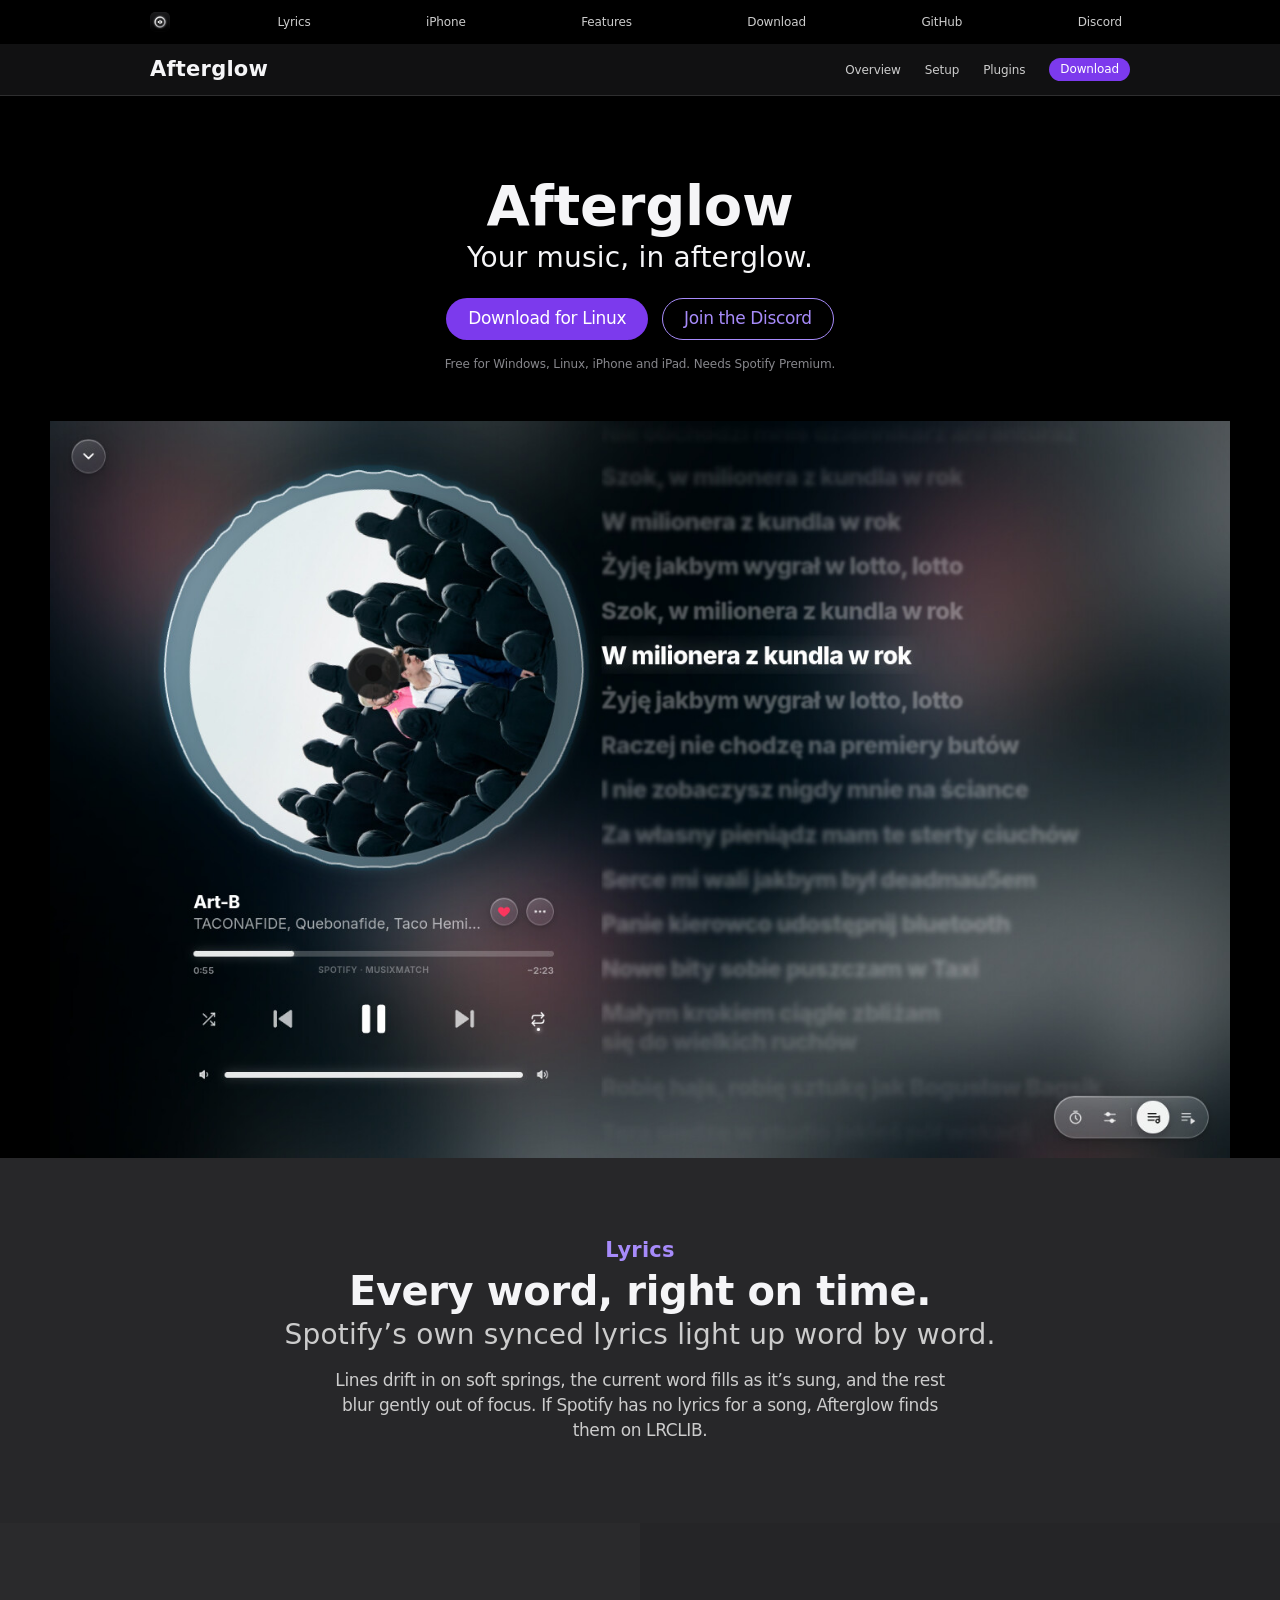
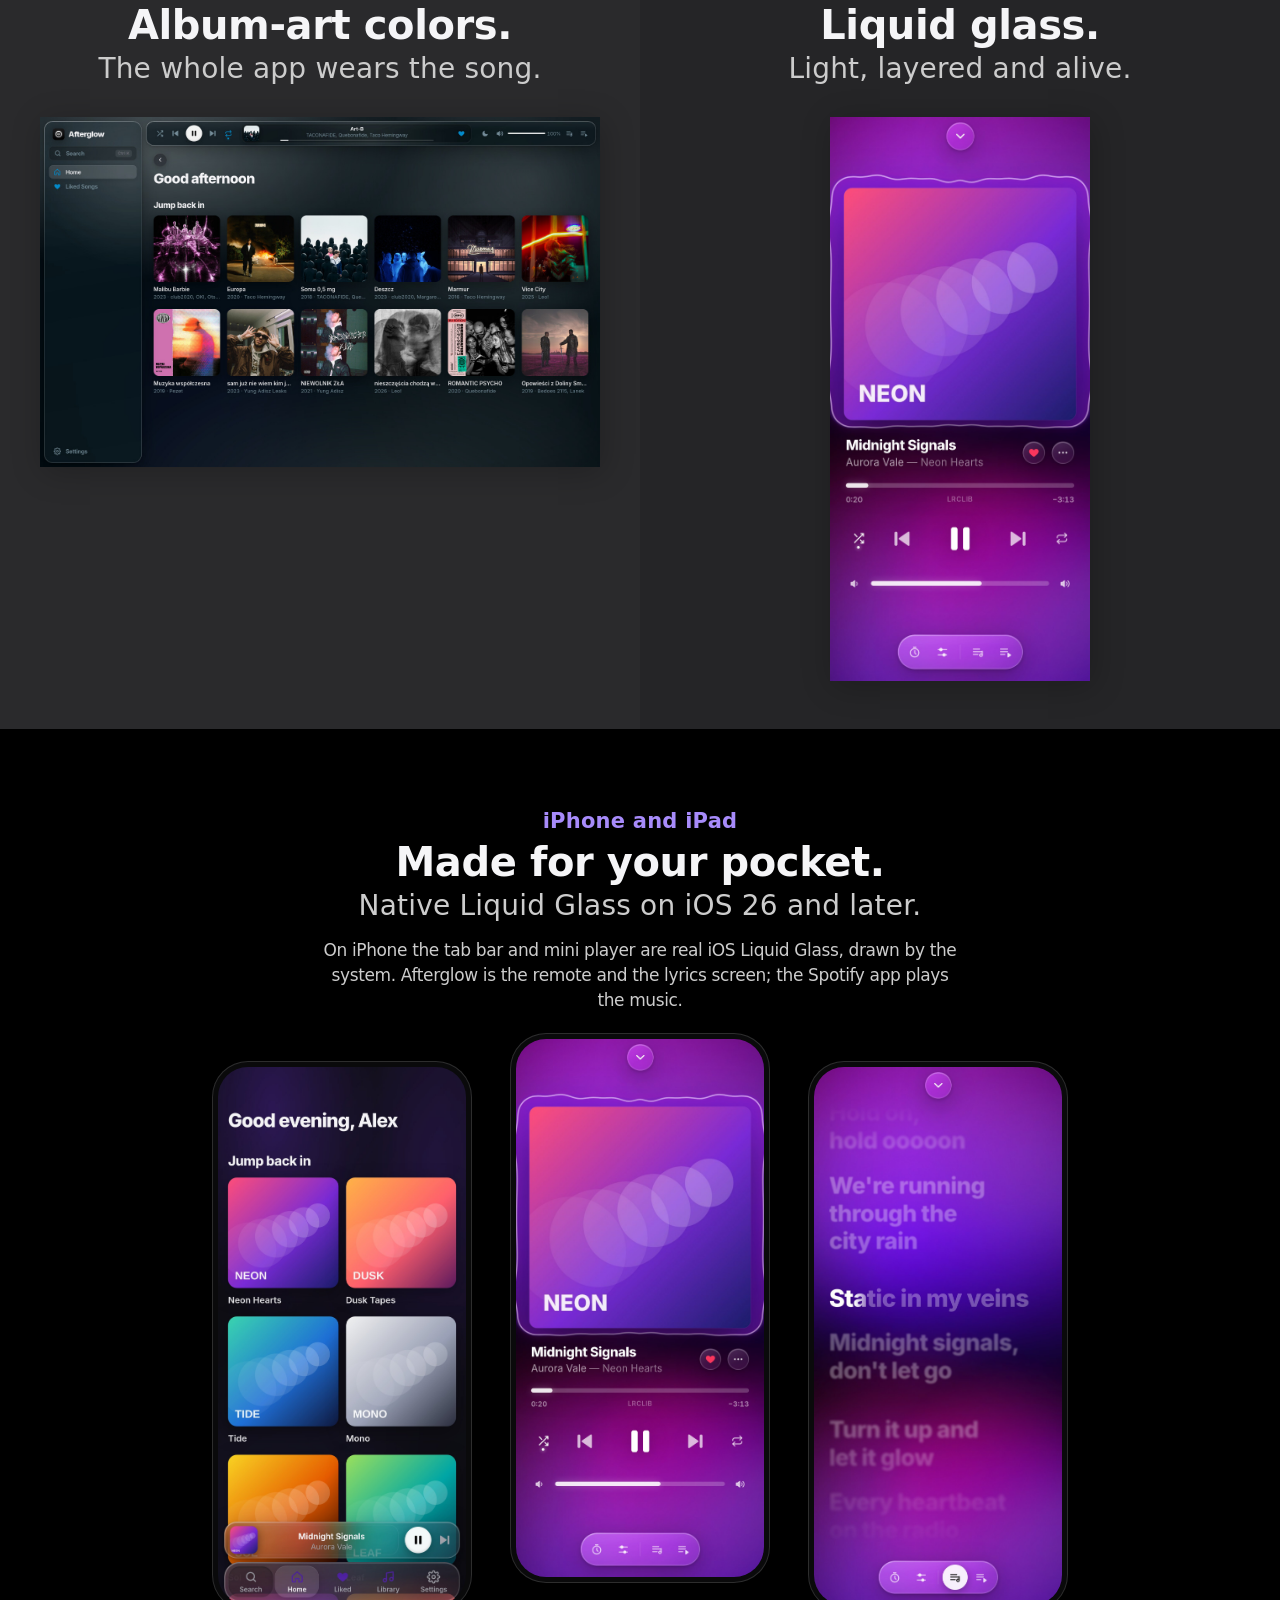
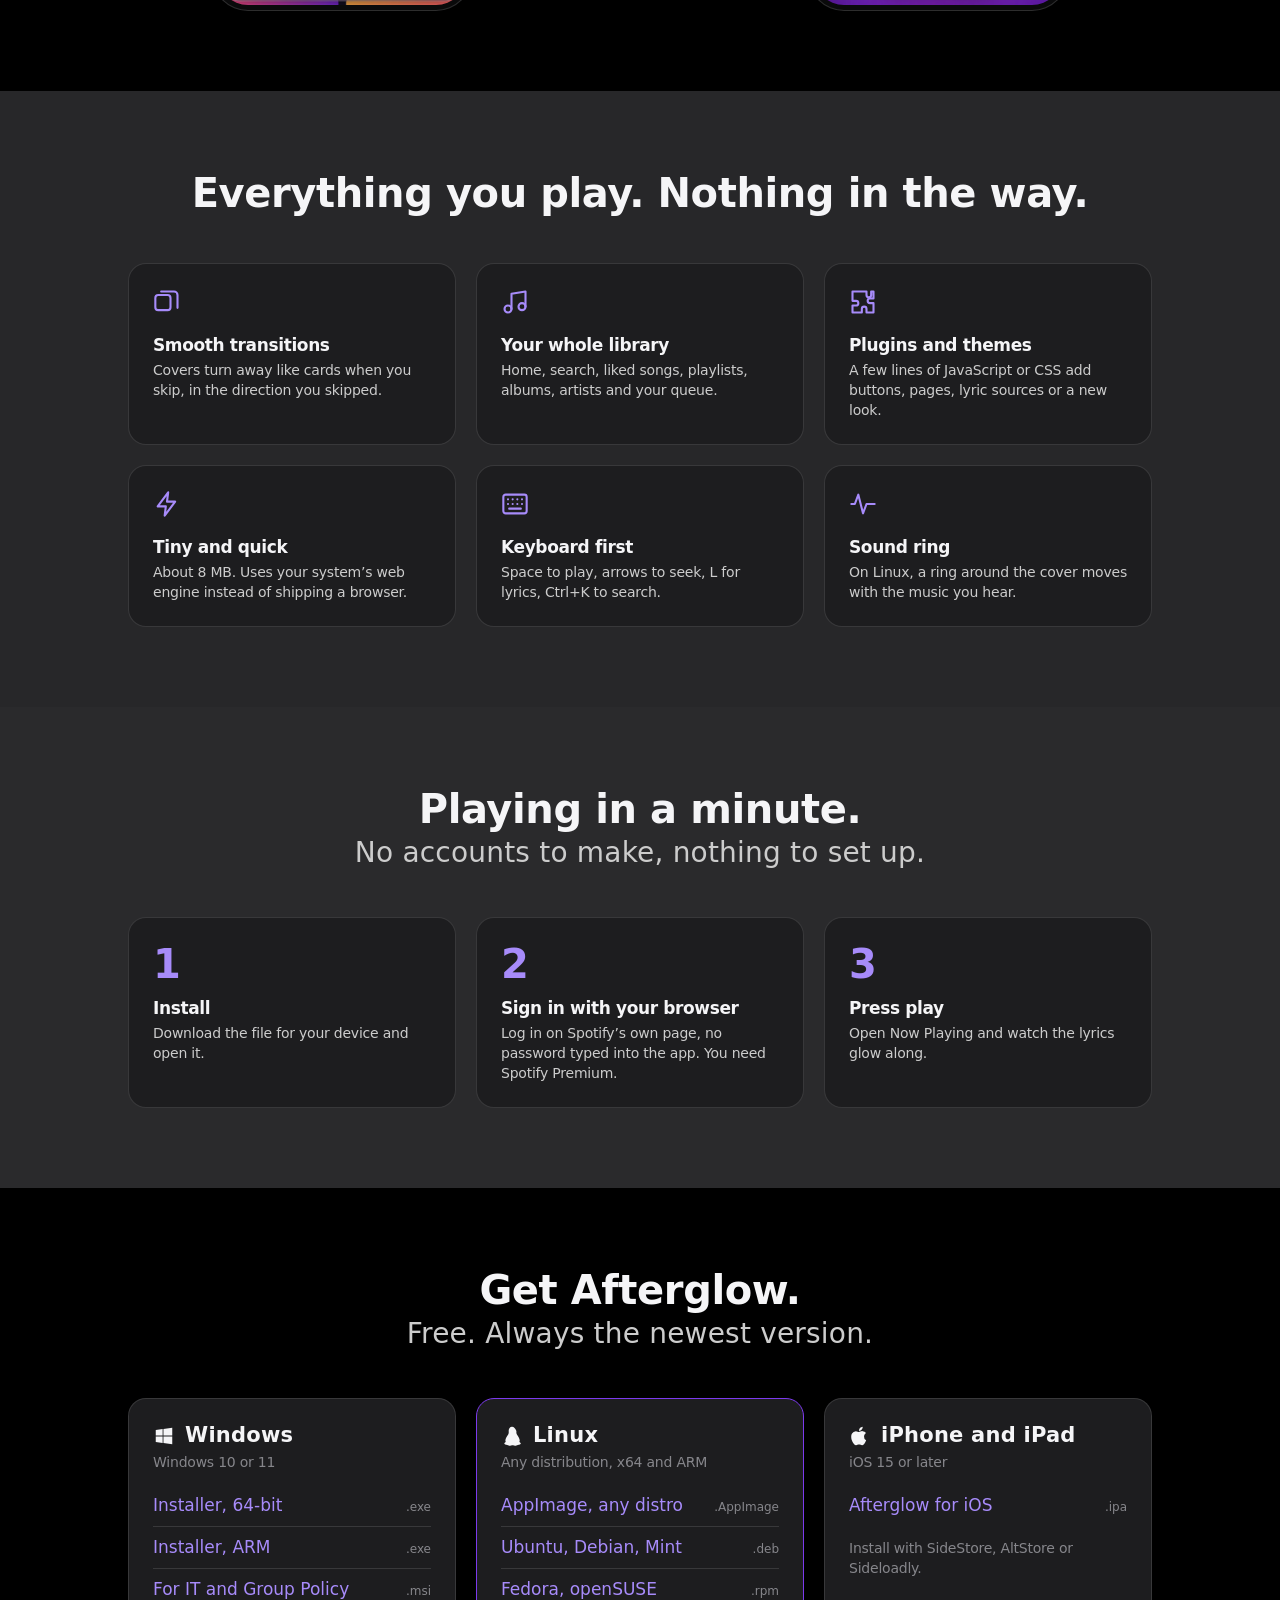
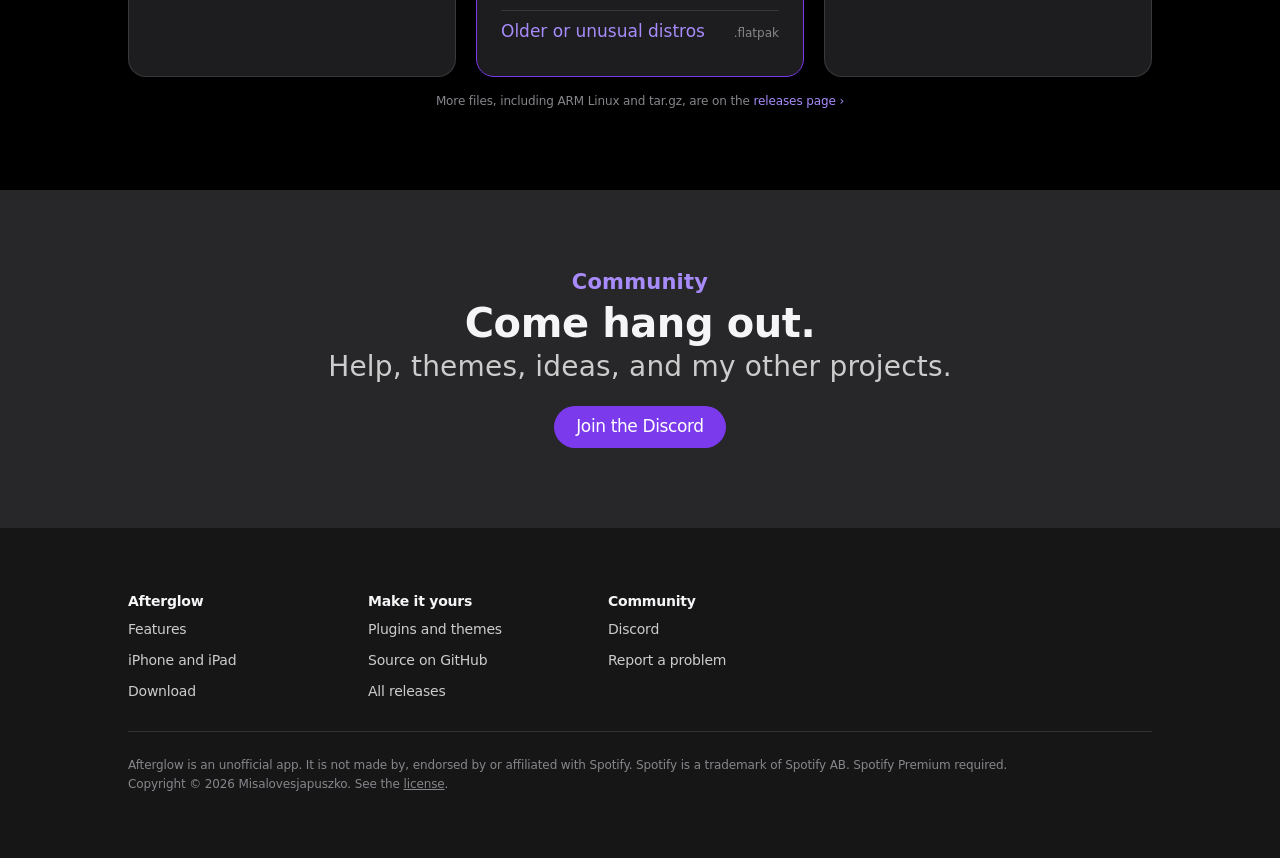
<file: docs/index.html>
<!doctype html>
<html lang="en">
<head>
<meta charset="utf-8">
<meta name="viewport" content="width=device-width, initial-scale=1, viewport-fit=cover">
<title>Afterglow</title>
<meta name="description" content="Afterglow is a Spotify player with live, word-by-word lyrics, album-art colors and liquid glass. For Windows, Linux, iPhone and iPad.">
<meta property="og:title" content="Afterglow">
<meta property="og:description" content="Your music, in afterglow. Live, word-by-word lyrics for Spotify.">
<meta property="og:image" content="screenshots/lyrics.jpg">
<meta name="theme-color" content="#000000">
<link rel="icon" href="icon.png">
<link rel="preconnect" href="https://fonts.googleapis.com">
<link rel="preconnect" href="https://fonts.gstatic.com" crossorigin>
<link href="https://fonts.googleapis.com/css2?family=Inter:wght@300;400;600;700&display=swap" rel="stylesheet">
<style>
/* Design system: DESIGN-apple.md, dark variant. One accent (purple), near-black tiles,
   no gradients, no shadows except the single product shadow under app screenshots. */
:root {
  --primary: #7c3aed;
  --primary-focus: #8b5cf6;
  --primary-on-dark: #a78bfa;
  --on-primary: #ffffff;
  --body: #f5f5f7;
  --body-muted: #cccccc;
  --ink-muted-48: #86868b;
  --hairline: rgba(255, 255, 255, 0.12);
  --surface-black: #000000;
  --tile-1: #272729;
  --tile-2: #2a2a2c;
  --tile-3: #252527;
  --ink: #1d1d1f;
  --footer: #161617;
  --product-shadow: rgba(0, 0, 0, 0.22) 3px 5px 30px 0;

  --font-display: "SF Pro Display", system-ui, -apple-system, BlinkMacSystemFont, Inter, sans-serif;
  --font-text: "SF Pro Text", system-ui, -apple-system, BlinkMacSystemFont, Inter, sans-serif;

  --r-sm: 8px;
  --r-md: 11px;
  --r-lg: 18px;
  --pill: 9999px;

  --s-xs: 8px;
  --s-sm: 12px;
  --s-md: 17px;
  --s-lg: 24px;
  --s-xl: 32px;
  --s-xxl: 48px;
  --s-section: 80px;
  color-scheme: dark;
}
* { box-sizing: border-box; }
html { scroll-behavior: smooth; scroll-padding-top: 60px; }
body {
  margin: 0; background: var(--surface-black); color: var(--body);
  font: 400 17px/1.47 var(--font-text); letter-spacing: -0.374px;
  font-feature-settings: "ss03"; -webkit-font-smoothing: antialiased; overflow-x: hidden;
}
a { color: inherit; text-decoration: none; }
img { display: block; max-width: 100%; height: auto; }

/* global nav: 44px, true black, 12px links */
.gnav { background: var(--surface-black); height: 44px; }
.gnav-in { max-width: 1024px; height: 100%; margin: 0 auto; padding: 0 22px; display: flex; align-items: center; justify-content: space-between; }
.gnav a { font: 400 12px/1 var(--font-text); letter-spacing: -0.12px; color: rgba(255, 255, 255, 0.8); padding: 0 8px; }
.gnav a:active { opacity: 0.6; }
.gnav .logo { padding: 0; display: flex; align-items: center; }
.gnav .logo img { width: 20px; height: 20px; border-radius: 5px; }
@media (max-width: 833px) { .gnav .hide-sm { display: none; } }

/* frosted sub-nav: sticky 52px */
.subnav { position: sticky; top: 0; z-index: 20; height: 52px; background: rgba(22, 22, 23, 0.8);
  -webkit-backdrop-filter: saturate(180%) blur(20px); backdrop-filter: saturate(180%) blur(20px); border-bottom: 1px solid var(--hairline); }
.subnav-in { max-width: 1024px; height: 100%; margin: 0 auto; padding: 0 22px; display: flex; align-items: center; gap: var(--s-lg); }
.subnav .title { font: 600 21px/1.19 var(--font-display); letter-spacing: 0.231px; margin-right: auto; }
.subnav a.link { font: 400 12px/1 var(--font-text); letter-spacing: -0.12px; color: var(--body-muted); }
.subnav a.link:active { opacity: 0.6; }
@media (max-width: 734px) { .subnav a.link { display: none; } }

/* buttons */
.btn { display: inline-flex; align-items: center; justify-content: center; gap: 8px; border-radius: var(--pill);
  font: 400 17px/1.17 var(--font-text); letter-spacing: -0.374px; padding: 11px 22px; transition: transform 0.15s; cursor: pointer; }
.btn:active { transform: scale(0.95); }
.btn:focus-visible { outline: 2px solid var(--primary-focus); outline-offset: 2px; }
.btn-primary { background: var(--primary); color: var(--on-primary); }
.btn-ghost { border: 1px solid var(--primary-on-dark); color: var(--primary-on-dark); padding: 10px 21px; }
.btn-small { font-size: 12px; letter-spacing: -0.12px; padding: 4px 11px; }
.link-arrow { color: var(--primary-on-dark); }
.link-arrow::after { content: " \203A"; }
.link-arrow:active { opacity: 0.6; }

/* full-bleed tiles */
.tile { padding: var(--s-section) 22px 0; text-align: center; overflow: hidden; }
.tile.pad-b { padding-bottom: var(--s-section); }
.t-black { background: var(--surface-black); }
.t-1 { background: var(--tile-1); }
.t-2 { background: var(--tile-2); }
.t-3 { background: var(--tile-3); }
.hero-name { font: 600 56px/1.07 var(--font-display); letter-spacing: -0.28px; margin: 0; }
.display { font: 600 40px/1.1 var(--font-display); letter-spacing: -0.01em; margin: 0; }
.lead { font: 400 28px/1.14 var(--font-display); letter-spacing: 0.196px; color: var(--body); margin: 6px 0 0; }
.lead.muted { color: var(--body-muted); }
.tagline { font: 600 21px/1.19 var(--font-display); letter-spacing: 0.231px; margin: 0 0 6px; color: var(--primary-on-dark); }
.body-copy { max-width: 640px; margin: var(--s-md) auto 0; color: var(--body-muted); }
.ctas { display: flex; justify-content: center; flex-wrap: wrap; gap: 14px; margin-top: var(--s-lg); }
.fine { font: 400 12px/1.33 var(--font-text); letter-spacing: -0.12px; color: var(--ink-muted-48); margin: var(--s-md) 0 0; }

/* product imagery: the only shadow in the system */
.shot { margin: var(--s-xxl) auto 0; max-width: 1180px; }
.shot img { width: 100%; box-shadow: var(--product-shadow); }
.shot.narrow { max-width: 300px; }

.duo { display: grid; grid-template-columns: 1fr 1fr; }
.duo .tile { padding-bottom: var(--s-xxl); }
.duo .shot { margin-top: var(--s-xl); max-width: 560px; }
.duo .shot.narrow { max-width: 260px; }
@media (max-width: 833px) { .duo { grid-template-columns: 1fr; } }

.phones { display: flex; justify-content: center; align-items: flex-end; gap: clamp(12px, 3vw, 40px); margin: var(--s-xxl) auto 0; max-width: 980px; }
.phone { width: min(260px, 31%); border-radius: 36px; padding: 6px; background: #0a0a0b; box-shadow: var(--product-shadow), inset 0 0 0 1px rgba(255, 255, 255, 0.14); }
.phone img { border-radius: 30px; }
.phone.mid { transform: translateY(-28px); }
@media (max-width: 640px) { .phone { border-radius: 22px; padding: 4px; } .phone img { border-radius: 18px; } .phone.mid { transform: translateY(-14px); } }

/* utility cards */
.grid { max-width: 1024px; margin: var(--s-xxl) auto 0; display: grid; grid-template-columns: repeat(3, 1fr); gap: 20px; text-align: left; }
@media (max-width: 1068px) { .grid { grid-template-columns: repeat(2, 1fr); } }
@media (max-width: 640px) { .grid { grid-template-columns: 1fr; } }
.card { background: var(--ink); border: 1px solid var(--hairline); border-radius: var(--r-lg); padding: var(--s-lg); }
.card .ic { width: 28px; height: 28px; color: var(--primary-on-dark); margin-bottom: var(--s-sm); }
.card h3 { font: 600 17px/1.24 var(--font-text); letter-spacing: -0.374px; margin: 0 0 4px; }
.card p { margin: 0; color: var(--body-muted); font-size: 14px; line-height: 1.43; letter-spacing: -0.224px; }

/* download cards */
.dl { max-width: 1024px; margin: var(--s-xxl) auto 0; display: grid; grid-template-columns: repeat(3, 1fr); gap: 20px; text-align: left; }
@media (max-width: 833px) { .dl { grid-template-columns: 1fr; } }
.dl .card.mine { border-color: var(--primary); }
.dl h3 { font: 600 21px/1.19 var(--font-display); letter-spacing: 0.231px; margin: 0; display: flex; align-items: center; gap: 10px; }
.dl h3 svg { width: 22px; height: 22px; }
.dl .req { font-size: 14px; letter-spacing: -0.224px; color: var(--ink-muted-48); margin: 4px 0 var(--s-sm); }
.dl ul { list-style: none; margin: 0; padding: 0; }
.dl li a { display: flex; justify-content: space-between; align-items: baseline; gap: 12px; font: 400 17px/2.41 var(--font-text); letter-spacing: 0; color: var(--primary-on-dark); border-top: 1px solid var(--hairline); cursor: pointer; }
.dl li:first-child a { border-top: 0; }
.dl li a span { color: var(--ink-muted-48); font-size: 12px; }
.dl li a:active { opacity: 0.6; }
.dl .note { font-size: 14px; letter-spacing: -0.224px; color: var(--ink-muted-48); margin: var(--s-sm) 0 0; }

/* steps */
.steps { max-width: 1024px; margin: var(--s-xxl) auto 0; display: grid; grid-template-columns: repeat(3, 1fr); gap: 20px; counter-reset: s; text-align: left; }
@media (max-width: 833px) { .steps { grid-template-columns: 1fr; } }
.steps .card { counter-increment: s; }
.steps .card::before { content: counter(s); display: block; font: 600 40px/1.1 var(--font-display); color: var(--primary-on-dark); margin-bottom: var(--s-sm); }

/* footer */
footer { background: var(--footer); color: var(--ink-muted-48); padding: 64px 22px; }
.foot-in { max-width: 1024px; margin: 0 auto; }
.foot-cols { display: grid; grid-template-columns: repeat(3, minmax(0, 220px)); gap: 20px; padding-bottom: var(--s-lg); border-bottom: 1px solid var(--hairline); }
@media (max-width: 640px) { .foot-cols { grid-template-columns: 1fr 1fr; } }
.foot-cols h4 { font: 600 14px/1.29 var(--font-text); letter-spacing: -0.224px; color: var(--body); margin: 0 0 4px; }
.foot-cols a { display: block; font: 400 14px/2.2 var(--font-text); letter-spacing: -0.224px; color: var(--body-muted); }
.legal { font: 400 12px/1.6 var(--font-text); letter-spacing: -0.12px; margin: var(--s-lg) 0 0; }
.legal a { color: inherit; text-decoration: underline; }

/* responsive type */
@media (max-width: 1068px) { .hero-name { font-size: 48px; } }
@media (max-width: 734px) {
  .hero-name { font-size: 40px; } .display { font-size: 32px; } .lead { font-size: 21px; }
  .tile { padding-top: var(--s-xxl); } .tile.pad-b { padding-bottom: var(--s-xxl); }
}
@media (max-width: 419px) { .hero-name { font-size: 34px; } .display { font-size: 28px; } }

/* quiet entrance */
.reveal { opacity: 0; transform: translateY(24px); transition: opacity 0.9s cubic-bezier(0.22, 1, 0.36, 1), transform 0.9s cubic-bezier(0.22, 1, 0.36, 1); }
.reveal.in { opacity: 1; transform: none; }
@media (prefers-reduced-motion: reduce) { .reveal { opacity: 1; transform: none; transition: none; } }
</style>
</head>
<body>

<nav class="gnav" aria-label="Global">
  <div class="gnav-in">
    <a class="logo" href="#" aria-label="Afterglow"><img src="icon.png" alt=""></a>
    <a class="hide-sm" href="#lyrics">Lyrics</a>
    <a class="hide-sm" href="#iphone">iPhone</a>
    <a class="hide-sm" href="#features">Features</a>
    <a class="hide-sm" href="#download">Download</a>
    <a class="hide-sm" href="https://github.com/misalovesjapuszko/afterglow">GitHub</a>
    <a href="https://discord.gg/SPbcMXNERD">Discord</a>
  </div>
</nav>

<div class="subnav">
  <div class="subnav-in">
    <span class="title">Afterglow</span>
    <a class="link" href="#features">Overview</a>
    <a class="link" href="#setup">Setup</a>
    <a class="link" href="https://github.com/misalovesjapuszko/afterglow/blob/main/PLUGINS.md">Plugins</a>
    <a class="btn btn-primary btn-small" href="#download">Download</a>
  </div>
</div>

<main>
  <section class="tile t-black">
    <h1 class="hero-name reveal">Afterglow</h1>
    <p class="lead reveal">Your music, in afterglow.</p>
    <div class="ctas reveal">
      <a class="btn btn-primary" href="#download" id="hero-dl">Download</a>
      <a class="btn btn-ghost" href="https://discord.gg/SPbcMXNERD">Join the Discord</a>
    </div>
    <p class="fine reveal">Free for Windows, Linux, iPhone and iPad. Needs Spotify Premium.</p>
    <div class="shot reveal"><img src="screenshots/lyrics.jpg" alt="Afterglow's Now Playing screen with synced lyrics"></div>
  </section>

  <section class="tile t-1 pad-b" id="lyrics">
    <p class="tagline reveal">Lyrics</p>
    <h2 class="display reveal">Every word, right on time.</h2>
    <p class="lead muted reveal">Spotify’s own synced lyrics light up word by word.</p>
    <p class="body-copy reveal">Lines drift in on soft springs, the current word fills as it’s sung, and the rest blur gently out of focus. If Spotify has no lyrics for a song, Afterglow finds them on LRCLIB.</p>
  </section>

  <div class="duo">
    <section class="tile t-2">
      <h2 class="display reveal">Album-art colors.</h2>
      <p class="lead muted reveal">The whole app wears the song.</p>
      <div class="shot reveal"><img src="screenshots/home.jpg" alt="Afterglow tinted in the colors of the playing album"></div>
    </section>
    <section class="tile t-3">
      <h2 class="display reveal">Liquid glass.</h2>
      <p class="lead muted reveal">Light, layered and alive.</p>
      <div class="shot narrow reveal"><img src="screenshots/phone-np.jpg" alt="Now Playing on iPhone"></div>
    </section>
  </div>

  <section class="tile t-black pad-b" id="iphone">
    <p class="tagline reveal">iPhone and iPad</p>
    <h2 class="display reveal">Made for your pocket.</h2>
    <p class="lead muted reveal">Native Liquid Glass on iOS 26 and later.</p>
    <p class="body-copy reveal">On iPhone the tab bar and mini player are real iOS Liquid Glass, drawn by the system. Afterglow is the remote and the lyrics screen; the Spotify app plays the music.</p>
    <div class="phones reveal">
      <div class="phone"><img src="screenshots/phone-home.jpg" alt="Home on iPhone"></div>
      <div class="phone mid"><img src="screenshots/phone-np.jpg" alt="Now Playing on iPhone"></div>
      <div class="phone"><img src="screenshots/phone-lyrics.jpg" alt="Lyrics on iPhone"></div>
    </div>
  </section>

  <section class="tile t-1 pad-b" id="features">
    <h2 class="display reveal">Everything you play. Nothing in the way.</h2>
    <div class="grid">
      <div class="card reveal">
        <svg class="ic" viewBox="0 0 24 24" fill="none" stroke="currentColor" stroke-width="1.8" stroke-linecap="round" stroke-linejoin="round"><rect x="2" y="6" width="13" height="13" rx="2.5"/><path d="M7 3h11a3 3 0 0 1 3 3v11"/></svg>
        <h3>Smooth transitions</h3>
        <p>Covers turn away like cards when you skip, in the direction you skipped.</p>
      </div>
      <div class="card reveal">
        <svg class="ic" viewBox="0 0 24 24" fill="none" stroke="currentColor" stroke-width="1.8" stroke-linecap="round" stroke-linejoin="round"><path d="M9 18V5l12-2v13"/><circle cx="6" cy="18" r="3"/><circle cx="18" cy="16" r="3"/></svg>
        <h3>Your whole library</h3>
        <p>Home, search, liked songs, playlists, albums, artists and your queue.</p>
      </div>
      <div class="card reveal">
        <svg class="ic" viewBox="0 0 24 24" fill="none" stroke="currentColor" stroke-width="1.8" stroke-linecap="round" stroke-linejoin="round"><path d="M9 3h6v3a2 2 0 1 0 4 0V3h2v6h-3a2 2 0 1 0 0 4h3v8h-6v-3a2 2 0 1 0-4 0v3H3v-6h3a2 2 0 1 0 0-4H3V3h6Z"/></svg>
        <h3>Plugins and themes</h3>
        <p>A few lines of JavaScript or CSS add buttons, pages, lyric sources or a new look.</p>
      </div>
      <div class="card reveal">
        <svg class="ic" viewBox="0 0 24 24" fill="none" stroke="currentColor" stroke-width="1.8" stroke-linecap="round" stroke-linejoin="round"><path d="M13 2 4 14h7l-1 8 9-12h-7l1-8Z"/></svg>
        <h3>Tiny and quick</h3>
        <p>About 8 MB. Uses your system’s web engine instead of shipping a browser.</p>
      </div>
      <div class="card reveal">
        <svg class="ic" viewBox="0 0 24 24" fill="none" stroke="currentColor" stroke-width="1.8" stroke-linecap="round" stroke-linejoin="round"><rect x="2" y="4" width="20" height="16" rx="2"/><path d="M6 8h.01M10 8h.01M14 8h.01M18 8h.01M6 12h.01M10 12h.01M14 12h.01M18 12h.01M7 16h10"/></svg>
        <h3>Keyboard first</h3>
        <p>Space to play, arrows to seek, L for lyrics, Ctrl+K to search.</p>
      </div>
      <div class="card reveal">
        <svg class="ic" viewBox="0 0 24 24" fill="none" stroke="currentColor" stroke-width="1.8" stroke-linecap="round" stroke-linejoin="round"><path d="M2 12h3l3-8 4 16 3-8h7"/></svg>
        <h3>Sound ring</h3>
        <p>On Linux, a ring around the cover moves with the music you hear.</p>
      </div>
    </div>
  </section>

  <section class="tile t-2 pad-b" id="setup">
    <h2 class="display reveal">Playing in a minute.</h2>
    <p class="lead muted reveal">No accounts to make, nothing to set up.</p>
    <div class="steps">
      <div class="card reveal"><h3>Install</h3><p>Download the file for your device and open it.</p></div>
      <div class="card reveal"><h3>Sign in with your browser</h3><p>Log in on Spotify’s own page, no password typed into the app. You need Spotify Premium.</p></div>
      <div class="card reveal"><h3>Press play</h3><p>Open Now Playing and watch the lyrics glow along.</p></div>
    </div>
  </section>

  <section class="tile t-black pad-b" id="download">
    <h2 class="display reveal">Get Afterglow.</h2>
    <p class="lead muted reveal" id="ver-note">Free. Always the newest version.</p>
    <div class="dl">
      <div class="card reveal" data-os="windows">
        <h3><svg viewBox="0 0 24 24" fill="currentColor"><path d="M3 5.5 10.5 4.4v7.1H3V5.5Zm0 13 7.5 1.1v-7H3v5.9Zm8.4 1.2L21 21v-8.4h-9.6v7.1Zm0-15.4v7.2H21V3l-9.6 1.3Z"/></svg>Windows</h3>
        <div class="req">Windows 10 or 11</div>
        <ul>
          <li><a data-asset="x64-setup.exe">Installer, 64-bit <span>.exe</span></a></li>
          <li><a data-asset="arm64-setup.exe">Installer, ARM <span>.exe</span></a></li>
          <li><a data-asset=".msi">For IT and Group Policy <span>.msi</span></a></li>
        </ul>
      </div>
      <div class="card reveal" data-os="linux">
        <h3><svg viewBox="0 0 24 24" fill="currentColor"><path d="M12 2c-2.2 0-3.6 1.9-3.6 4.6 0 1.5.3 2.4-.7 3.9-1.2 1.7-2.9 4.1-2.9 6.5 0 .6.2 1.1.4 1.5-.7.5-1.6.8-1.6 1.7 0 1.1 1.6 1.2 3.2 1.6 1.2.3 2 .9 3.1.9.9 0 1.5-.5 2.1-.6h1.2c.6.1 1.2.6 2.1.6 1.1 0 1.9-.6 3.1-.9 1.6-.4 3.2-.5 3.2-1.6 0-.9-.9-1.2-1.6-1.7.2-.4.4-.9.4-1.5 0-2.4-1.7-4.8-2.9-6.5-1-1.5-.7-2.4-.7-3.9C15.6 3.9 14.2 2 12 2Z"/></svg>Linux</h3>
        <div class="req">Any distribution, x64 and ARM</div>
        <ul>
          <li><a data-asset="amd64.AppImage">AppImage, any distro <span>.AppImage</span></a></li>
          <li><a data-asset="amd64.deb">Ubuntu, Debian, Mint <span>.deb</span></a></li>
          <li><a data-asset="x86_64.rpm">Fedora, openSUSE <span>.rpm</span></a></li>
          <li><a data-asset="linux_x64.flatpak">Older or unusual distros <span>.flatpak</span></a></li>
        </ul>
      </div>
      <div class="card reveal" data-os="ios">
        <h3><svg viewBox="0 0 24 24" fill="currentColor"><path d="M16.4 12.6c0-2.6 2.1-3.8 2.2-3.9a4.8 4.8 0 0 0-3.8-2c-1.6-.2-3.1.9-3.9.9-.8 0-2-.9-3.4-.9a5 5 0 0 0-4.2 2.6c-1.8 3.1-.5 7.7 1.3 10.2.8 1.2 1.8 2.6 3.1 2.5 1.3-.1 1.7-.8 3.3-.8 1.5 0 1.9.8 3.3.8 1.4 0 2.2-1.2 3-2.5a10 10 0 0 0 1.4-2.8 4.3 4.3 0 0 1-2.3-4.1ZM13.9 5c.7-.8 1.2-2 1-3.1-1 .1-2.2.7-2.9 1.5-.6.7-1.2 1.9-1 3 1.1.1 2.2-.6 2.9-1.4Z"/></svg>iPhone and iPad</h3>
        <div class="req">iOS 15 or later</div>
        <ul>
          <li><a data-asset="iOS-unsigned.ipa">Afterglow for iOS <span>.ipa</span></a></li>
        </ul>
        <p class="note">Install with SideStore, AltStore or Sideloadly.</p>
      </div>
    </div>
    <p class="fine reveal">More files, including ARM Linux and tar.gz, are on the <a class="link-arrow" href="https://github.com/misalovesjapuszko/afterglow/releases/latest">releases page</a></p>
  </section>

  <section class="tile t-1 pad-b">
    <p class="tagline reveal">Community</p>
    <h2 class="display reveal">Come hang out.</h2>
    <p class="lead muted reveal">Help, themes, ideas, and my other projects.</p>
    <div class="ctas reveal"><a class="btn btn-primary" href="https://discord.gg/SPbcMXNERD">Join the Discord</a></div>
  </section>
</main>

<footer>
  <div class="foot-in">
    <div class="foot-cols">
      <div>
        <h4>Afterglow</h4>
        <a href="#features">Features</a>
        <a href="#iphone">iPhone and iPad</a>
        <a href="#download">Download</a>
      </div>
      <div>
        <h4>Make it yours</h4>
        <a href="https://github.com/misalovesjapuszko/afterglow/blob/main/PLUGINS.md">Plugins and themes</a>
        <a href="https://github.com/misalovesjapuszko/afterglow">Source on GitHub</a>
        <a href="https://github.com/misalovesjapuszko/afterglow/releases">All releases</a>
      </div>
      <div>
        <h4>Community</h4>
        <a href="https://discord.gg/SPbcMXNERD">Discord</a>
        <a href="https://github.com/misalovesjapuszko/afterglow/issues">Report a problem</a>
      </div>
    </div>
    <p class="legal">Afterglow is an unofficial app. It is not made by, endorsed by or affiliated with Spotify. Spotify is a trademark of Spotify AB. Spotify Premium required.<br>Copyright © 2026 Misalovesjapuszko. See the <a href="https://github.com/misalovesjapuszko/afterglow/blob/main/LICENSE">license</a>.</p>
  </div>
</footer>

<script>
const io = new IntersectionObserver((es) => es.forEach((e) => e.isIntersecting && (e.target.classList.add('in'), io.unobserve(e.target))), { threshold: 0.12 });
document.querySelectorAll('.reveal').forEach((el) => io.observe(el));

// Point the links at the newest release's real files, and highlight the visitor's system
const REPO = 'misalovesjapuszko/afterglow';
const RELEASES = `https://github.com/${REPO}/releases/latest`;
const ua = navigator.userAgent;
const os = /iPhone|iPad|iPod/.test(ua) || (/Macintosh/.test(ua) && navigator.maxTouchPoints > 1) ? 'ios' : /Windows/.test(ua) ? 'windows' : /Linux|X11/.test(ua) && !/Android/.test(ua) ? 'linux' : null;
const label = { ios: 'Download for iPhone', windows: 'Download for Windows', linux: 'Download for Linux' }[os];
if (label) {
  document.querySelector('#hero-dl').textContent = label;
  document.querySelector(`.dl .card[data-os="${os}"]`)?.classList.add('mine');
}
document.querySelectorAll('[data-asset]').forEach((a) => (a.href = RELEASES));
fetch(`https://api.github.com/repos/${REPO}/releases/latest`)
  .then((r) => (r.ok ? r.json() : null))
  .then((rel) => {
    if (!rel?.assets) return;
    document.querySelector('#ver-note').textContent = `Free. Version ${rel.tag_name.replace(/^v/, '')}.`;
    document.querySelectorAll('[data-asset]').forEach((a) => {
      const hit = rel.assets.find((x) => x.name.endsWith(a.dataset.asset) || x.name.includes(a.dataset.asset));
      if (hit) a.href = hit.browser_download_url;
    });
    const first = document.querySelector(`.dl .card[data-os="${os}"] [data-asset]`);
    if (first && first.href !== RELEASES) document.querySelector('#hero-dl').href = first.href;
  })
  .catch(() => {});
</script>
</body>
</html>
</file>
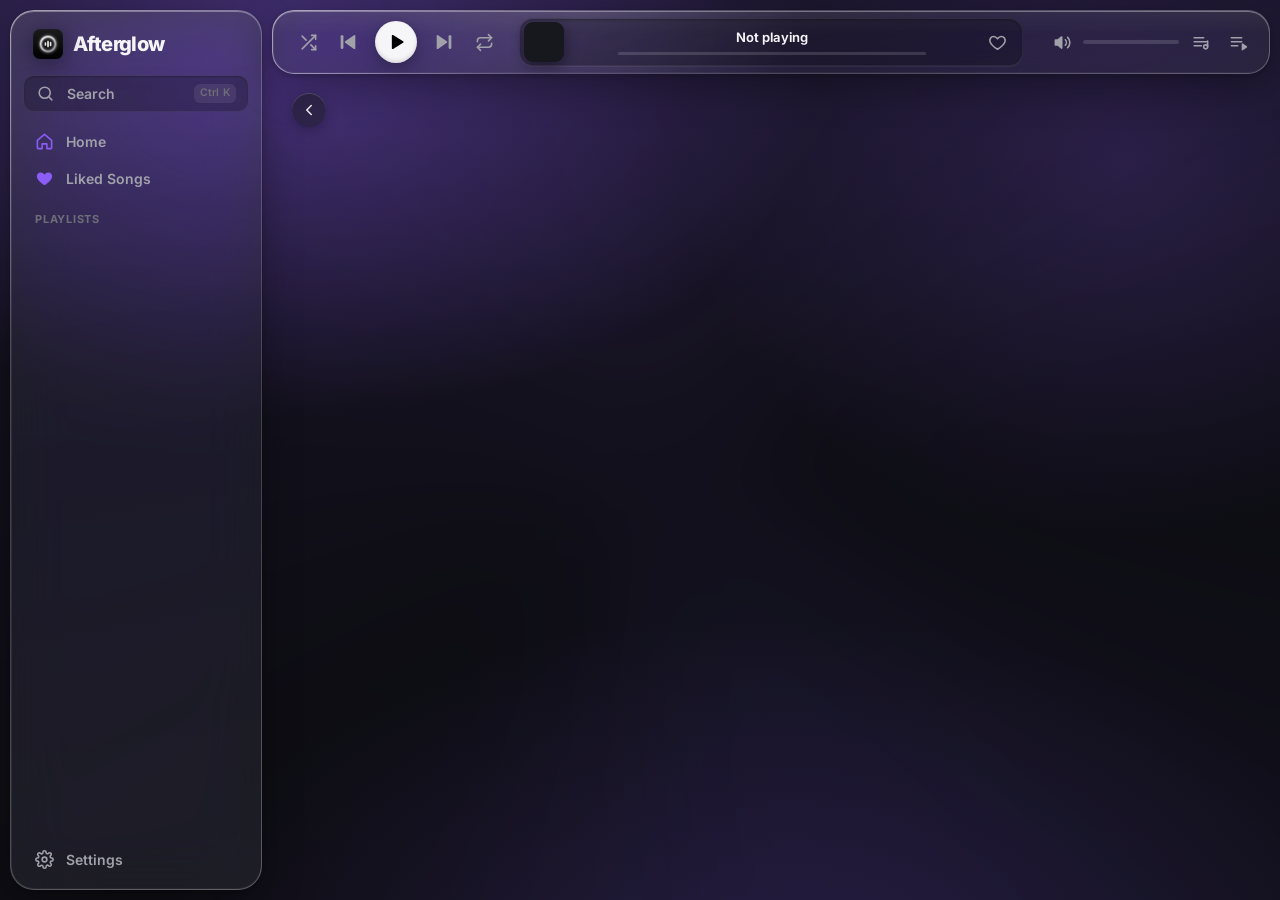
<file: ui/index.html>
<!doctype html>
<html lang="en">
<head>
  <meta charset="utf-8">
  <meta name="viewport" content="width=device-width, initial-scale=1, maximum-scale=1, user-scalable=no, viewport-fit=cover">
  <title>Afterglow</title>
  <link rel="stylesheet" href="style.css">
</head>
<body>
  <div id="ambient"></div>

  <aside id="sidebar">
    <div class="brand">
      <div class="brand-mark"></div>
      <span>Afterglow</span>
    </div>
    <button class="nav-item side-search" data-route="search"><i data-icon="search"></i><span>Search</span><kbd>Ctrl K</kbd></button>
    <nav class="nav">
      <button class="nav-item" data-route="home"><i data-icon="home"></i><span>Home</span></button>
      <button class="nav-item" data-route="liked"><i data-icon="heartFill"></i><span>Liked Songs</span></button>
      <button class="nav-item m-only" data-route="library"><i data-icon="music"></i><span>Library</span></button>
    </nav>
    <div class="nav-section" id="plugin-nav-section" hidden>
      <div class="nav-title">Plugins</div>
      <div id="plugin-nav"></div>
    </div>
    <div class="nav-section grow">
      <div class="nav-title">Playlists</div>
      <div id="playlist-nav" class="playlist-nav"></div>
    </div>
    <button class="nav-item settings-btn" data-route="settings"><i data-icon="settings"></i><span>Settings</span></button>
  </aside>

  <header id="player">
    <div class="pl-controls">
      <button class="icon-btn" id="pl-shuffle" title="Shuffle"><i data-icon="shuffle"></i></button>
      <button class="icon-btn mid" id="pl-prev" title="Previous"><i data-icon="prev"></i></button>
      <button class="play-btn" id="pl-play" title="Play"><i data-icon="play"></i></button>
      <button class="icon-btn mid" id="pl-next" title="Next"><i data-icon="next"></i></button>
      <button class="icon-btn" id="pl-repeat" title="Repeat"><i data-icon="repeat"></i></button>
    </div>
    <div class="lcd pl-left">
      <button class="pl-art" id="pl-art" title="Now Playing"><img alt=""><span class="pl-art-hover"><i data-icon="expand"></i></span></button>
      <div class="lcd-body">
        <div class="lcd-text pl-meta">
          <div class="pl-title" id="pl-title">Not playing</div>
          <div class="pl-artist" id="pl-artist"></div>
        </div>
        <div class="pl-progress">
          <span id="pl-pos">0:00</span>
          <div class="slider" id="pl-seek"><div class="slider-fill"></div><div class="slider-knob"></div></div>
          <span id="pl-dur">0:00</span>
        </div>
      </div>
      <button class="icon-btn" id="pl-like" title="Like"><i data-icon="heart"></i></button>
    </div>
    <div class="pl-right">
      <div id="plugin-player-buttons"></div>
      <button class="icon-btn" id="pl-mute" title="Volume"><i data-icon="volume"></i></button>
      <div class="slider volume" id="pl-volume"><div class="slider-fill"></div><div class="slider-knob"></div></div>
      <span class="slider-pct" id="pl-vol-pct"></span>
      <button class="icon-btn" id="pl-lyrics" title="Lyrics (L)"><i data-icon="lyrics"></i></button>
      <button class="icon-btn" id="pl-queue" title="Up Next"><i data-icon="queue"></i></button>
    </div>
  </header>

  <main id="main">
    <header id="topbar">
      <button class="round-btn" id="back-btn" title="Back"><i data-icon="chevronLeft"></i></button>
      <div id="topbar-title"></div>
    </header>
    <div id="view"></div>
  </main>

  <aside id="queue-panel" hidden>
    <div class="qp-head"><h3>Up Next</h3><button class="icon-btn" id="qp-close"><i data-icon="close"></i></button></div>
    <div id="queue-list"></div>
  </aside>

  <section id="np" aria-hidden="true">
    <canvas class="np-bg" id="np-canvas"></canvas>
    <div class="np-shade"></div>
    <div class="np-grain"></div>
    <button class="np-close" id="np-close" title="Close (Esc)"><i data-icon="chevronDown"></i></button>
    <div class="np-layout">
      <div class="np-left">
        <div class="np-art" id="np-art">
          <canvas class="np-viz" id="np-viz"></canvas>
          <img class="np-cover" id="np-cover" alt="">
        </div>
        <div class="np-meta">
          <div class="np-info">
            <div class="np-title" id="np-title"></div>
            <div class="np-artist" id="np-artist"></div>
          </div>
          <button class="np-round" id="np-like" title="Like"><i data-icon="heart"></i></button>
          <button class="np-round" id="np-more" title="More"><i data-icon="more"></i></button>
        </div>
        <div class="np-progress">
          <div class="slider light" id="np-seek"><div class="slider-fill"></div><div class="slider-knob"></div></div>
          <div class="np-times"><span id="np-pos">0:00</span><span class="np-src" id="np-src"></span><span id="np-dur">0:00</span></div>
        </div>
        <div class="np-controls">
          <button class="icon-btn light" id="np-shuffle" title="Shuffle"><i data-icon="shuffle"></i></button>
          <button class="icon-btn light big" id="np-prev" title="Previous"><i data-icon="prev"></i></button>
          <button class="icon-btn light huge" id="np-play" title="Play"><i data-icon="play"></i></button>
          <button class="icon-btn light big" id="np-next" title="Next"><i data-icon="next"></i></button>
          <button class="icon-btn light" id="np-repeat" title="Repeat"><i data-icon="repeat"></i></button>
        </div>
        <div class="np-volume">
          <button class="icon-btn light small" id="np-vol-down" title="Quieter"><i data-icon="volumeLow"></i></button>
          <div class="slider light" id="np-volume"><div class="slider-fill"></div><div class="slider-knob"></div></div>
          <button class="icon-btn light small" id="np-vol-up" title="Louder"><i data-icon="volume"></i></button>
        </div>
      </div>
      <div class="np-right">
        <div class="lyrics" id="lyrics"><div class="lyrics-inner" id="lyrics-inner"></div></div>
        <div class="np-queue" id="np-queue" hidden></div>
      </div>
    </div>
    <div class="np-tools">
      <button class="np-tool" id="np-sync" title="Lyrics timing"><i data-icon="timer"></i></button>
      <button class="np-tool" id="np-style" title="Lyrics &amp; look"><i data-icon="sliders"></i><span id="np-style-label" hidden></span></button>
      <span class="np-tools-sep"></span>
      <button class="np-tool on" id="np-tab-lyrics" title="Lyrics"><i data-icon="lyrics"></i></button>
      <button class="np-tool" id="np-tab-queue" title="Up Next"><i data-icon="queue"></i></button>
    </div>
    <div class="np-pop" id="np-sync-pop" hidden>
      <div class="np-pop-title">Lyrics timing</div>
      <div class="np-pop-desc">If the words show up late, move them earlier.</div>
      <div class="sync-row">
        <button class="sync-btn" data-d="-100" title="Later">−0.1s</button>
        <div class="sync-val" id="sync-val">0.0s</div>
        <button class="sync-btn" data-d="100" title="Earlier">+0.1s</button>
      </div>
      <div class="sync-row small">
        <button class="sync-btn" data-d="-500">−0.5s</button>
        <button class="sync-btn reset" data-d="0">Reset</button>
        <button class="sync-btn" data-d="500">+0.5s</button>
      </div>
      <label class="sync-scope"><input type="checkbox" id="sync-all"> Apply to every song</label>
    </div>
  </section>

  <div id="pairing" hidden></div>
  <div id="toasts"></div>
  <div id="menu" hidden></div>
  <div id="welcome" hidden></div>

  <script type="module" src="js/main.js"></script>
</body>
</html>
</file>
<file: ui/style.css>
@font-face {
  font-family: "Inter";
  font-style: normal;
  font-display: swap;
  font-weight: 100 900;
  src: url("fonts/inter-latin.woff2") format("woff2");
  unicode-range: U+0000-00FF, U+0131, U+0152-0153, U+02BB-02BC, U+02C6, U+02DA, U+02DC, U+0304, U+0308, U+0329, U+2000-206F, U+20AC, U+2122, U+2191, U+2193, U+2212, U+2215, U+FEFF, U+FFFD;
}
@font-face {
  font-family: "Inter";
  font-style: normal;
  font-display: swap;
  font-weight: 100 900;
  src: url("fonts/inter-latin-ext.woff2") format("woff2");
  unicode-range: U+0100-02BA, U+02BD-02C5, U+02C7-02CC, U+02CE-02D7, U+02DD-02FF, U+0304, U+0308, U+0329, U+1D00-1DBF, U+1E00-1E9F, U+1EF2-1EFF, U+2020, U+20A0-20AB, U+20AD-20C0, U+2113, U+2C60-2C7F, U+A720-A7FF;
}

@property --bg { syntax: '<color>'; inherits: true; initial-value: #0b0b10; }
@property --bg-elev { syntax: '<color>'; inherits: true; initial-value: #15151c; }
@property --text { syntax: '<color>'; inherits: true; initial-value: #f5f5f7; }

@property --bg { syntax: '<color>'; inherits: true; initial-value: #0d0d12; }
@property --bg-elev { syntax: '<color>'; inherits: true; initial-value: #17171e; }
@property --text { syntax: '<color>'; inherits: true; initial-value: #f5f5f7; }
@property --muted { syntax: '<color>'; inherits: true; initial-value: #a1a1aa; }
@property --line { syntax: '<color>'; inherits: true; initial-value: rgba(255, 255, 255, 0.08); }
@property --bg-hover { syntax: '<color>'; inherits: true; initial-value: rgba(255, 255, 255, 0.06); }
@property --bg-active { syntax: '<color>'; inherits: true; initial-value: rgba(255, 255, 255, 0.11); }

:root {
  transition: --bg 1.2s var(--ease), --bg-elev 1.2s var(--ease), --text 0.8s, --muted 0.8s, --line 1.2s, --bg-hover 1.2s, --bg-active 1.2s;
  --bg: #0d0d12;
  --bg-elev: #17171e;
  --bg-hover: rgba(255, 255, 255, 0.06);
  --bg-active: rgba(255, 255, 255, 0.11);
  --sidebar: rgba(30, 30, 38, 0.42);
  --line: rgba(255, 255, 255, 0.08);
  --text: #f5f5f7;
  --muted: #a1a1aa;
  --dim: #6e6e78;
  --accent: var(--art, #8b5cf6);
  --art-rgb: 139, 92, 246;
  --radius: 12px;
  --gap: 10px;
  --player-h: 64px;
  --sidebar-w: 252px;
  --ease: cubic-bezier(0.22, 1, 0.36, 1);
  --spring: cubic-bezier(0.34, 1.56, 0.64, 1);
  --lyric-size: 38px;
  /* liquid glass */
  --glass-tint: rgba(255, 255, 255, 0.075);
  --glass-tint-2: rgba(255, 255, 255, 0.02);
  --glass-rim: rgba(255, 255, 255, 0.16);
  --glass-hi: rgba(255, 255, 255, 0.34);
  --glass-blur: 30px;
  color-scheme: dark;
}

html { touch-action: manipulation; } /* no double-tap zoom on iPhone */
* { box-sizing: border-box; }
html, body { height: 100%; margin: 0; }
body {
  font-family: "Inter", "SF Pro Display", "Segoe UI Variable", "Segoe UI", system-ui, sans-serif;
  background: var(--bg);
  color: var(--text);
  overflow: hidden;
  -webkit-font-smoothing: antialiased;
  font-feature-settings: "cv11", "ss01", "ss03";
  user-select: none;
}
button { font: inherit; color: inherit; background: none; border: 0; cursor: pointer; padding: 0; }
input, select, textarea { font: inherit; color: inherit; }
img { display: block; }
a { color: inherit; text-decoration: none; }
.link { cursor: pointer; }
.link:hover { text-decoration: underline; text-underline-offset: 2px; }
svg { width: 100%; height: 100%; display: block; }
i[data-icon] { display: inline-block; width: 20px; height: 20px; flex: none; }
[hidden] { display: none !important; }
kbd { font: 600 10.5px/1 "Inter", system-ui; padding: 4px 6px; border-radius: 6px; background: rgba(255, 255, 255, 0.08); color: var(--dim); margin-left: auto; letter-spacing: 0.02em; }

::-webkit-scrollbar { width: 10px; height: 10px; }
::-webkit-scrollbar-thumb { background: rgba(255, 255, 255, 0.12); border-radius: 10px; border: 3px solid transparent; background-clip: content-box; }
::-webkit-scrollbar-thumb:hover { background-color: rgba(255, 255, 255, 0.22); }
::-webkit-scrollbar-track { background: transparent; }

/* ───────────── liquid glass ───────────── */
.glass, #sidebar, #player, #queue-panel, #menu, .toast, .dialog, .np-tools, .np-close, .np-pop, .np-round, .wc-card, #pairing {
  background: linear-gradient(155deg, var(--glass-tint), var(--glass-tint-2) 60%, rgba(255, 255, 255, 0.05));
  -webkit-backdrop-filter: blur(var(--glass-blur)) saturate(1.9) brightness(1.04);
  backdrop-filter: blur(var(--glass-blur)) saturate(1.9) brightness(1.04);
  border: 1px solid var(--glass-rim);
  box-shadow:
    inset 0 1px 0.5px var(--glass-hi),
    inset 0 -1px 1px rgba(255, 255, 255, 0.06),
    inset 1px 0 0.5px rgba(255, 255, 255, 0.08),
    0 12px 40px rgba(0, 0, 0, 0.32),
    0 2px 6px rgba(0, 0, 0, 0.18);
  position: relative;
  isolation: isolate;
}
/* the moving specular highlight: follows the pointer (set by main.js) */
.glass::after, #sidebar::after, #player::after, #queue-panel::after, .np-tools::after, .dialog::after, .wc-card::after {
  content: ""; position: absolute; inset: 0; border-radius: inherit; pointer-events: none; z-index: -1;
  background:
    radial-gradient(380px circle at var(--mx, 30%) var(--my, -40%), rgba(255, 255, 255, 0.13), transparent 60%),
    linear-gradient(180deg, rgba(255, 255, 255, 0.06), transparent 38%);
  opacity: 0.9;
  transition: opacity 0.4s;
}
/* refraction-like rim: a brighter edge at top-left fading round */
.glass::before, #player::before, #sidebar::before, .np-tools::before {
  content: ""; position: absolute; inset: -1px; border-radius: inherit; pointer-events: none; padding: 1px;
  background: linear-gradient(140deg, rgba(255, 255, 255, 0.5), rgba(255, 255, 255, 0.05) 30%, rgba(255, 255, 255, 0) 55%, rgba(255, 255, 255, 0.14) 100%);
  -webkit-mask: linear-gradient(#000 0 0) content-box, linear-gradient(#000 0 0);
  -webkit-mask-composite: xor;
  mask: linear-gradient(#000 0 0) content-box exclude, linear-gradient(#000 0 0);
}

/* the colourful field behind all the glass */
#ambient {
  position: fixed; inset: 0; z-index: 0; pointer-events: none;
  background:
    radial-gradient(60% 55% at 22% 8%, rgba(var(--art-rgb), 0.42), transparent 70%),
    radial-gradient(50% 60% at 88% 18%, rgba(var(--art-rgb), 0.2), transparent 70%),
    radial-gradient(70% 60% at 60% 110%, rgba(var(--art-rgb), 0.16), transparent 70%),
    var(--bg);
  transition: background 1.2s var(--ease);
}
#ambient::after {
  content: ""; position: absolute; inset: -20%;
  background: conic-gradient(from 0deg at 50% 50%, rgba(var(--art-rgb), 0.12), transparent 25%, rgba(120, 90, 255, 0.08), transparent 60%, rgba(var(--art-rgb), 0.1));
  filter: blur(80px);
  animation: drift 40s linear infinite;
}
body.still #ambient::after { animation: none; }
@keyframes drift { to { transform: rotate(360deg); } }

/* ───────────── layout ───────────── */
#sidebar {
  position: fixed; z-index: 4; top: var(--gap); left: var(--gap); bottom: var(--gap); width: var(--sidebar-w);
  border-radius: 24px;
  display: flex; flex-direction: column;
  padding: 16px 12px 12px; gap: 4px; min-height: 0;
  background: linear-gradient(170deg, rgba(255, 255, 255, 0.07), rgba(255, 255, 255, 0.025) 50%, rgba(255, 255, 255, 0.04)), var(--sidebar);
  animation: panelIn 0.7s var(--ease) backwards;
}
#main {
  position: fixed; z-index: 1; top: 0; bottom: 0; right: 0; left: calc(var(--sidebar-w) + var(--gap));
  overflow-y: auto; overflow-x: hidden;
  padding-top: calc(var(--player-h) + var(--gap) * 2);
}
#player {
  position: fixed; z-index: 10; top: var(--gap); right: var(--gap); left: calc(var(--sidebar-w) + var(--gap) * 2); height: var(--player-h);
  border-radius: 22px;
  display: grid; grid-template-columns: auto minmax(0, 1fr) auto; align-items: center; gap: 18px;
  padding: 0 14px 0 18px;
  background: linear-gradient(160deg, rgba(255, 255, 255, 0.09), rgba(255, 255, 255, 0.03) 60%, rgba(255, 255, 255, 0.05)), var(--player-bg, rgba(28, 28, 36, 0.38));
  animation: panelIn 0.7s 0.06s var(--ease) backwards;
}
@keyframes panelIn { from { opacity: 0; transform: translateY(-10px) scale(0.985); } to { opacity: 1; transform: none; } }

.brand { display: flex; align-items: center; gap: 10px; font-weight: 800; font-size: 20px; letter-spacing: -0.03em; padding: 2px 10px 12px; }
.brand-mark { width: 30px; height: 30px; background: url("icon.png") center/contain no-repeat; filter: drop-shadow(0 4px 12px rgba(0, 0, 0, 0.45)); }
.nav { display: flex; flex-direction: column; gap: 2px; }
.nav-item {
  display: flex; align-items: center; gap: 12px; width: 100%;
  padding: 8px 12px; border-radius: 11px; color: var(--muted);
  font-weight: 600; font-size: 14px; text-align: left;
  transition: background 0.2s, color 0.2s, transform 0.25s var(--spring);
  position: relative;
}
.nav-item i { width: 19px; height: 19px; color: var(--accent); transition: transform 0.3s var(--spring); }
.nav-item:hover { background: var(--bg-hover); color: var(--text); }
.nav-item:hover i { transform: scale(1.1); }
.nav-item:active { transform: scale(0.97); }
.nav-item.active { background: rgba(255, 255, 255, 0.12); color: var(--text); box-shadow: inset 0 1px 0 rgba(255, 255, 255, 0.14), 0 2px 10px rgba(0, 0, 0, 0.15); }
.side-search { margin-bottom: 8px; background: rgba(0, 0, 0, 0.22); border: 1px solid rgba(255, 255, 255, 0.07); box-shadow: inset 0 1px 2px rgba(0, 0, 0, 0.25); }
.side-search i { color: var(--muted); }
.side-search:hover { background: rgba(0, 0, 0, 0.3); }
.side-search.active { background: rgba(0, 0, 0, 0.3); box-shadow: inset 0 1px 2px rgba(0, 0, 0, 0.25), 0 0 0 2px rgba(var(--art-rgb), 0.35); }
.nav-section { margin-top: 12px; display: flex; flex-direction: column; min-height: 0; }
.nav-section.grow { flex: 1; }
.nav-title { font-size: 11px; font-weight: 700; letter-spacing: 0.07em; text-transform: uppercase; color: var(--dim); padding: 0 12px 8px; }
.playlist-nav { overflow-y: auto; flex: 1; min-height: 0; margin: 0 -4px; padding: 0 4px; -webkit-mask-image: linear-gradient(#000 calc(100% - 24px), transparent); mask-image: linear-gradient(#000 calc(100% - 24px), transparent); }
.pl-nav-item { display: flex; align-items: center; gap: 10px; width: 100%; padding: 6px 8px; border-radius: 10px; text-align: left; color: var(--muted); font-size: 13.5px; font-weight: 550; transition: background 0.2s, color 0.2s, transform 0.25s var(--spring); position: relative; }
.pl-nav-item img, .pl-nav-item .ph { width: 36px; height: 36px; border-radius: 7px; object-fit: cover; flex: none; background: var(--bg-elev); box-shadow: 0 2px 8px rgba(0, 0, 0, 0.3); }
.pl-nav-item span { overflow: hidden; text-overflow: ellipsis; white-space: nowrap; }
.pl-nav-item:hover { background: var(--bg-hover); color: var(--text); }
.pl-nav-item:active { transform: scale(0.98); }
.pl-nav-item.active { background: rgba(255, 255, 255, 0.12); color: var(--text); }
.pl-nav-item.round img, .pl-nav-item.round .ph { border-radius: 50%; }
.pl-nav-sub { font-size: 11.5px; color: var(--dim); display: block; margin-top: 2px; }
.pl-nav-item .pl-nav-text { min-width: 0; display: flex; flex-direction: column; }
.pl-nav-item .pl-nav-text span { overflow: hidden; text-overflow: ellipsis; white-space: nowrap; }
.settings-btn { margin-top: 6px; }
.settings-btn i, .side-search i { color: var(--muted); }
.nav-title-row { display: flex; align-items: center; justify-content: space-between; padding-right: 6px; }
.nav-title-row .nav-title { padding-bottom: 0; }
.mini-btn { width: 26px; height: 26px; border-radius: 50%; display: grid; place-items: center; color: var(--muted); transition: background 0.2s, transform 0.3s var(--spring); }
.mini-btn:hover { background: var(--bg-hover); color: var(--text); transform: rotate(90deg); }
.mini-btn i { width: 16px; height: 16px; }
.chips { display: flex; gap: 6px; padding: 10px 8px 8px; flex-wrap: wrap; }
.chip { padding: 5px 12px; border-radius: 999px; background: var(--bg-hover); font-size: 12.5px; font-weight: 600; color: var(--muted); border: 1px solid rgba(255, 255, 255, 0.06); transition: transform 0.2s var(--spring), background 0.2s, color 0.2s; }
.chip:hover { color: var(--text); }
.chip.on { background: rgba(255, 255, 255, 0.92); color: #000; }

#topbar {
  position: sticky; top: 0; z-index: 5; height: 52px; margin-top: calc(-1 * var(--gap));
  display: flex; align-items: center; gap: 14px; padding: 0 30px;
  pointer-events: none;
}
#topbar > * { pointer-events: auto; }
#topbar-title { font-weight: 700; font-size: 15px; opacity: 0; transform: translateY(4px); transition: opacity 0.25s, transform 0.35s var(--ease); overflow: hidden; text-overflow: ellipsis; white-space: nowrap; padding: 7px 14px; border-radius: 999px; }
#topbar.scrolled #topbar-title { opacity: 1; transform: none; background: rgba(30, 30, 38, 0.5); backdrop-filter: blur(20px) saturate(1.6); -webkit-backdrop-filter: blur(20px) saturate(1.6); box-shadow: inset 0 1px 0 rgba(255, 255, 255, 0.18); }
.round-btn { width: 34px; height: 34px; border-radius: 50%; background: rgba(30, 30, 38, 0.5); backdrop-filter: blur(20px); -webkit-backdrop-filter: blur(20px); display: grid; place-items: center; color: var(--text); flex: none; box-shadow: inset 0 1px 0 rgba(255, 255, 255, 0.2), 0 4px 14px rgba(0, 0, 0, 0.25); transition: transform 0.25s var(--spring), opacity 0.2s; }
.round-btn:hover { transform: scale(1.08); }
.round-btn:active { transform: scale(0.92); }
.round-btn i { width: 18px; height: 18px; }
.round-btn:disabled { opacity: 0; pointer-events: none; }
#view { padding: 4px 30px 60px; min-height: calc(100% - 52px); animation: pageIn 0.5s var(--ease); }
@keyframes pageIn { from { opacity: 0; transform: translateY(14px); filter: blur(6px); } to { opacity: 1; transform: none; filter: none; } }

/* ───────────── top player (Apple Music style) ───────────── */
.pl-controls { display: flex; align-items: center; gap: 6px; }
.icon-btn { width: 34px; height: 34px; display: grid; place-items: center; color: var(--muted); border-radius: 50%; transition: color 0.15s, transform 0.3s var(--spring), background 0.2s; flex: none; position: relative; }
.icon-btn i { width: 19px; height: 19px; }
.icon-btn.mid i { width: 22px; height: 22px; }
.icon-btn:hover { color: var(--text); background: rgba(255, 255, 255, 0.07); }
.icon-btn:active { transform: scale(0.86); }
.icon-btn.active { color: var(--accent); }
.icon-btn.active::after { content: ""; position: absolute; bottom: 2px; width: 4px; height: 4px; border-radius: 50%; background: currentColor; box-shadow: 0 0 6px currentColor; }
.icon-btn.liked { color: var(--accent); }
.play-btn { width: 42px; height: 42px; border-radius: 50%; background: rgba(255, 255, 255, 0.95); color: #000; display: grid; place-items: center; transition: transform 0.3s var(--spring), box-shadow 0.3s; box-shadow: 0 4px 16px rgba(0, 0, 0, 0.3), inset 0 -2px 4px rgba(0, 0, 0, 0.12); margin: 0 4px; }
.play-btn i { width: 20px; height: 20px; }
.play-btn:hover { transform: scale(1.08); box-shadow: 0 6px 22px rgba(var(--art-rgb), 0.45), inset 0 -2px 4px rgba(0, 0, 0, 0.12); }
.play-btn:active { transform: scale(0.9); }

.lcd {
  display: flex; align-items: center; gap: 12px; min-width: 0; height: 48px; padding: 0 8px 0 4px;
  border-radius: 14px; background: rgba(0, 0, 0, 0.22); border: 1px solid rgba(255, 255, 255, 0.06);
  box-shadow: inset 0 1px 3px rgba(0, 0, 0, 0.3), 0 1px 0 rgba(255, 255, 255, 0.06);
  max-width: 720px; width: 100%; justify-self: center;
}
.pl-art { width: 40px; height: 40px; border-radius: 9px; overflow: hidden; flex: none; background: var(--bg-elev); box-shadow: 0 4px 14px rgba(0, 0, 0, 0.45); transition: transform 0.35s var(--spring); position: relative; }
.pl-art:hover { transform: scale(1.08); }
.pl-art img { width: 100%; height: 100%; object-fit: cover; }
.pl-art img:not([src]), .pl-art img[src=""] { visibility: hidden; }
.pl-art-hover { position: absolute; inset: 0; display: grid; place-items: center; background: rgba(0, 0, 0, 0.45); opacity: 0; transition: opacity 0.2s; color: #fff; }
.pl-art-hover i { width: 16px; height: 16px; }
.pl-art:hover .pl-art-hover { opacity: 1; }
.lcd-body { flex: 1; min-width: 0; display: flex; flex-direction: column; align-items: center; gap: 2px; position: relative; padding-top: 3px; }
.lcd-text { text-align: center; max-width: 100%; min-width: 0; }
.pl-title { font-weight: 650; font-size: 13px; white-space: nowrap; overflow: hidden; text-overflow: ellipsis; }
.pl-artist { color: var(--muted); font-size: 12px; margin-top: 1px; white-space: nowrap; overflow: hidden; text-overflow: ellipsis; }
.pl-progress { display: flex; align-items: center; gap: 8px; width: 100%; font-size: 10.5px; color: var(--dim); font-variant-numeric: tabular-nums; height: 10px; }
.pl-progress span { width: 34px; text-align: center; opacity: 0; transition: opacity 0.2s; }
.lcd:hover .pl-progress span { opacity: 1; }
.pl-progress .slider { height: 10px; }
.pl-progress .slider::before, .pl-progress .slider-fill { height: 3px; }
.pl-right { display: flex; align-items: center; justify-content: flex-end; gap: 4px; }
#plugin-player-buttons { display: flex; gap: 4px; }
#pl-lyrics.active, #pl-queue.active { color: var(--text); background: rgba(255, 255, 255, 0.12); }
#pl-lyrics.active::after, #pl-queue.active::after { display: none; }

/* ───────────── sliders ───────────── */
.slider { position: relative; flex: 1; height: 16px; cursor: pointer; display: flex; align-items: center; touch-action: none; }
.slider::before { content: ""; position: absolute; left: 0; right: 0; height: 4px; border-radius: 4px; background: rgba(255, 255, 255, 0.14); transition: height 0.25s var(--spring); }
.slider-fill { position: absolute; left: 0; height: 4px; border-radius: 4px; background: rgba(255, 255, 255, 0.85); width: 0; transition: height 0.25s var(--spring), background 0.2s; }
.slider:hover .slider-fill, .slider.dragging .slider-fill { background: var(--accent); }
.slider:hover::before, .slider:hover .slider-fill, .slider.dragging::before, .slider.dragging .slider-fill { height: 6px; }
.slider-knob { position: absolute; width: 13px; height: 13px; border-radius: 50%; background: #fff; transform: translateX(-50%) scale(0); transition: transform 0.3s var(--spring); left: 0; box-shadow: 0 2px 8px rgba(0, 0, 0, 0.45); }
.slider:hover .slider-knob, .slider.dragging .slider-knob { transform: translateX(-50%) scale(1); }
.slider.volume { flex: none; width: 96px; }
.slider.light::before { background: rgba(255, 255, 255, 0.22); height: 7px; }
.slider.light .slider-fill { background: rgba(255, 255, 255, 0.88) !important; height: 7px; box-shadow: 0 0 12px rgba(255, 255, 255, 0.25); }
.slider.light .slider-knob { display: none; }
.slider.light:hover::before, .slider.light:hover .slider-fill, .slider.light.dragging::before, .slider.light.dragging .slider-fill { height: 11px; }
.slider-pct { display: none; font-size: 12px; color: var(--muted); font-variant-numeric: tabular-nums; min-width: 36px; text-align: right; }
body.slider-values .slider-pct { display: inline-block; }

/* ───────────── content ───────────── */
h1.page-title { font-size: 36px; letter-spacing: -0.035em; margin: 6px 0 24px; font-weight: 800; }
h2.section-title { font-size: 21px; letter-spacing: -0.025em; margin: 34px 0 14px; font-weight: 750; display: flex; align-items: baseline; justify-content: space-between; }
.empty { color: var(--muted); padding: 40px 0; text-align: center; font-size: 15px; line-height: 1.6; }
.spinner { width: 28px; height: 28px; border-radius: 50%; border: 3px solid rgba(255, 255, 255, 0.12); border-top-color: var(--accent); animation: spin 0.8s linear infinite; margin: 60px auto; }
@keyframes spin { to { transform: rotate(360deg); } }

.grid { display: grid; grid-template-columns: repeat(auto-fill, minmax(170px, 1fr)); gap: 24px 18px; }
.card { position: relative; cursor: pointer; min-width: 0; transition: transform 0.45s var(--spring); }
.card .cover-wrap { position: relative; aspect-ratio: 1; border-radius: 14px; overflow: hidden; background: var(--bg-elev); box-shadow: 0 10px 30px rgba(0, 0, 0, 0.35); transition: box-shadow 0.4s var(--ease), transform 0.45s var(--spring); }
.card .cover-wrap::after { content: ""; position: absolute; inset: 0; border-radius: inherit; box-shadow: inset 0 0 0 1px rgba(255, 255, 255, 0.08); background: linear-gradient(135deg, rgba(255, 255, 255, 0.18), transparent 40%); opacity: 0; transition: opacity 0.4s; pointer-events: none; }
.card.round .cover-wrap { border-radius: 50%; }
.card img { width: 100%; height: 100%; object-fit: cover; transition: transform 0.7s var(--ease), filter 0.4s; }
.card:hover { transform: translateY(-6px); }
.card:hover img { transform: scale(1.06); }
.card:hover .cover-wrap { box-shadow: 0 22px 46px rgba(0, 0, 0, 0.5), 0 0 40px rgba(var(--art-rgb), 0.15); }
.card:hover .cover-wrap::after { opacity: 1; }
.card:active { transform: translateY(-2px) scale(0.97); }
.card .card-title { margin-top: 10px; font-size: 14px; font-weight: 600; white-space: nowrap; overflow: hidden; text-overflow: ellipsis; }
.card .card-sub { margin-top: 3px; font-size: 13px; color: var(--muted); white-space: nowrap; overflow: hidden; text-overflow: ellipsis; }
.card .card-play {
  position: absolute; right: 10px; bottom: 10px; width: 44px; height: 44px; border-radius: 50%;
  background: rgba(255, 255, 255, 0.22); -webkit-backdrop-filter: blur(16px) saturate(1.8); backdrop-filter: blur(16px) saturate(1.8);
  color: #fff; display: grid; place-items: center;
  opacity: 0; transform: translateY(10px) scale(0.8); transition: all 0.4s var(--spring);
  box-shadow: inset 0 1px 0 rgba(255, 255, 255, 0.45), 0 8px 24px rgba(0, 0, 0, 0.4);
}
.card .card-play i, .card .card-play svg { width: 20px; height: 20px; margin-left: 2px; }
.card .card-play:hover { background: var(--accent); }
.card:hover .card-play { opacity: 1; transform: none; }

.hero { display: flex; align-items: flex-end; gap: 30px; padding: 12px 0 28px; position: relative; }
.hero-cover { width: 236px; height: 236px; border-radius: 16px; object-fit: cover; box-shadow: 0 30px 70px rgba(0, 0, 0, 0.55), 0 0 0 1px rgba(255, 255, 255, 0.06); background: var(--bg-elev); flex: none; animation: heroIn 0.8s var(--spring) backwards; }
@keyframes heroIn { from { opacity: 0; transform: scale(0.85) rotate(-3deg); } to { opacity: 1; transform: none; } }
.hero-cover.round { border-radius: 50%; }
.hero-cover.liked { background: linear-gradient(135deg, #8b5cf6, #af52de 55%, #4078ff); display: grid; place-items: center; color: #fff; background-size: 200% 200%; animation: heroIn 0.8s var(--spring) backwards, sheen 8s ease-in-out infinite; }
@keyframes sheen { 0%, 100% { background-position: 0% 30%; } 50% { background-position: 100% 70%; } }
.hero-cover.liked i, .hero-cover.liked svg { width: 84px; height: 84px; filter: drop-shadow(0 8px 20px rgba(0, 0, 0, 0.3)); }
.hero-info { min-width: 0; animation: rise 0.6s 0.1s var(--ease) backwards; }
.hero-type { font-size: 12px; font-weight: 700; letter-spacing: 0.08em; text-transform: uppercase; color: var(--muted); }
.hero-title { font-size: clamp(32px, 5vw, 66px); line-height: 1.02; font-weight: 850; letter-spacing: -0.045em; margin: 8px 0 12px; overflow-wrap: anywhere; }
.hero-meta { color: var(--muted); font-size: 14px; font-weight: 500; }
.hero-meta b { color: var(--text); font-weight: 650; }
.hero-desc { color: var(--muted); font-size: 14px; margin-bottom: 10px; max-width: 70ch; line-height: 1.5; }
.actions { display: flex; align-items: center; gap: 14px; margin-bottom: 22px; animation: rise 0.5s 0.18s var(--ease) backwards; }
.big-play { width: 56px; height: 56px; border-radius: 50%; background: var(--accent); color: #fff; display: grid; place-items: center; box-shadow: 0 10px 30px rgba(var(--art-rgb), 0.5), inset 0 1px 0 rgba(255, 255, 255, 0.35), inset 0 -3px 6px rgba(0, 0, 0, 0.15); transition: transform 0.35s var(--spring), box-shadow 0.3s; }
.big-play i, .big-play svg { width: 24px; height: 24px; margin-left: 3px; }
.big-play:hover { transform: scale(1.08); box-shadow: 0 14px 40px rgba(var(--art-rgb), 0.65), inset 0 1px 0 rgba(255, 255, 255, 0.35); }
.big-play:active { transform: scale(0.92); }
.pill-btn { padding: 9px 18px; border-radius: 999px; background: rgba(255, 255, 255, 0.1); border: 1px solid rgba(255, 255, 255, 0.08); box-shadow: inset 0 1px 0 rgba(255, 255, 255, 0.12); font-weight: 650; font-size: 14px; display: inline-flex; align-items: center; gap: 8px; transition: transform 0.3s var(--spring), background 0.2s; }
.pill-btn:hover { background: rgba(255, 255, 255, 0.16); }
.pill-btn:active { transform: scale(0.94); }
.pill-btn i { width: 18px; height: 18px; }
.pill-btn.accent { background: var(--accent); color: #fff; border-color: transparent; }
.pill-btn.danger { background: #e5484d; color: #fff; }
.icon-pill { width: 40px; height: 40px; border-radius: 50%; display: grid; place-items: center; color: var(--muted); border: 1px solid var(--line); background: rgba(255, 255, 255, 0.04); transition: transform 0.3s var(--spring), color 0.2s, border-color 0.2s; }
.icon-pill:hover { color: var(--text); border-color: rgba(255, 255, 255, 0.25); transform: scale(1.06); }
.icon-pill:active { transform: scale(0.9); }
.icon-pill.on { color: var(--accent); border-color: rgba(var(--art-rgb), 0.5); }
.icon-pill i { width: 20px; height: 20px; }
.notice { background: rgba(255, 255, 255, 0.05); border: 1px solid var(--line); border-radius: 16px; padding: 18px 20px; color: var(--muted); line-height: 1.55; font-size: 14px; box-shadow: inset 0 1px 0 rgba(255, 255, 255, 0.06); }

.tracks { display: flex; flex-direction: column; }
.tracks-head, .track { display: grid; grid-template-columns: 40px minmax(0, 5fr) minmax(0, 3fr) 56px 64px; align-items: center; gap: 14px; padding: 0 14px; }
.tracks.no-album .tracks-head, .tracks.no-album .track { grid-template-columns: 40px minmax(0, 1fr) 56px 64px; }
.tracks-head { color: var(--dim); font-size: 12px; font-weight: 600; letter-spacing: 0.04em; text-transform: uppercase; height: 36px; border-bottom: 1px solid var(--line); margin-bottom: 6px; }
.tracks-head .r, .track .r { text-align: right; }
.track { height: 58px; border-radius: 12px; font-size: 14px; cursor: default; transition: background 0.15s, transform 0.25s var(--ease); position: relative; }
.track:nth-child(even) { background: rgba(255, 255, 255, 0.018); }
.track:hover { background: var(--bg-hover); }
.track.selected { background: rgba(255, 255, 255, 0.12); box-shadow: inset 0 1px 0 rgba(255, 255, 255, 0.08); }
.track.playing { background: rgba(var(--art-rgb), 0.12); }
.track .num { color: var(--muted); text-align: center; position: relative; font-variant-numeric: tabular-nums; }
.track .num .play-hover { display: none; width: 18px; height: 18px; margin: auto; color: var(--text); }
.track:hover .num .n { display: none; }
.track:hover .num .play-hover { display: block; }
.track .t-main { display: flex; align-items: center; gap: 12px; min-width: 0; }
.track .t-main img { width: 42px; height: 42px; border-radius: 7px; object-fit: cover; background: var(--bg-elev); flex: none; box-shadow: 0 2px 8px rgba(0, 0, 0, 0.3); }
.track .t-text { min-width: 0; }
.track .t-name { font-weight: 600; white-space: nowrap; overflow: hidden; text-overflow: ellipsis; }
.track .t-artist, .track .t-album { color: var(--muted); font-size: 13px; white-space: nowrap; overflow: hidden; text-overflow: ellipsis; }
.track .t-artist { margin-top: 3px; }
.track .t-dur { color: var(--muted); font-variant-numeric: tabular-nums; }
.track .t-like { opacity: 0; color: var(--muted); width: 18px; height: 18px; justify-self: end; transition: opacity 0.2s, transform 0.3s var(--spring); }
.track .t-like:hover { transform: scale(1.2); }
.track:hover .t-like, .track .t-like.on { opacity: 1; }
.track .t-like.on { color: var(--accent); }
.track.playing .t-name { color: var(--accent); }
.explicit { display: inline-grid; place-items: center; font-size: 9px; font-weight: 800; background: var(--muted); color: var(--bg); border-radius: 3px; width: 15px; height: 15px; margin-right: 6px; vertical-align: 1px; }
.eq { display: inline-flex; gap: 2px; height: 14px; align-items: flex-end; }
.eq span { width: 3px; background: var(--accent); border-radius: 1px; animation: eq 1s ease-in-out infinite; }
.eq span:nth-child(2) { animation-delay: -0.3s; }
.eq span:nth-child(3) { animation-delay: -0.6s; }
.eq.paused span { animation-play-state: paused; height: 4px; }
@keyframes eq { 0%, 100% { height: 4px; } 50% { height: 14px; } }
.track:hover .eq { display: none; }

.search-box { position: relative; max-width: 600px; margin: 8px 0 26px; }
.search-box i { position: absolute; left: 18px; top: 50%; transform: translateY(-50%); width: 20px; height: 20px; color: var(--muted); }
.search-box input { width: 100%; height: 52px; border-radius: 16px; border: 1px solid rgba(255, 255, 255, 0.1); background: rgba(255, 255, 255, 0.06); -webkit-backdrop-filter: blur(20px); backdrop-filter: blur(20px); padding: 0 18px 0 50px; font-size: 16px; outline: none; transition: border-color 0.2s, box-shadow 0.3s, background 0.2s; box-shadow: inset 0 1px 0 rgba(255, 255, 255, 0.08); }
.search-box input:focus { border-color: rgba(var(--art-rgb), 0.6); box-shadow: 0 0 0 4px rgba(var(--art-rgb), 0.16), inset 0 1px 0 rgba(255, 255, 255, 0.08); background: rgba(255, 255, 255, 0.09); }
.top-result { display: flex; gap: 20px; align-items: center; background: rgba(255, 255, 255, 0.05); border: 1px solid var(--line); border-radius: 18px; padding: 20px; cursor: pointer; transition: background 0.2s, transform 0.4s var(--spring); box-shadow: inset 0 1px 0 rgba(255, 255, 255, 0.06); }
.top-result:hover { background: rgba(255, 255, 255, 0.09); transform: translateY(-3px); }
.top-result img { width: 96px; height: 96px; border-radius: 12px; object-fit: cover; box-shadow: 0 10px 30px rgba(0, 0, 0, 0.4); }
.top-result .tr-name { font-size: 26px; font-weight: 800; letter-spacing: -0.02em; }
.split { display: grid; grid-template-columns: minmax(0, 2fr) minmax(0, 3fr); gap: 28px; }
.track-filter { margin-left: auto; display: flex; align-items: center; gap: 8px; height: 38px; padding: 0 14px; border-radius: 999px; background: rgba(255, 255, 255, 0.06); border: 1px solid rgba(255, 255, 255, 0.06); color: var(--muted); transition: border-color 0.2s, background 0.2s, width 0.3s; cursor: text; }
.track-filter:focus-within { border-color: rgba(var(--art-rgb), 0.6); background: rgba(255, 255, 255, 0.1); color: var(--text); }
.track-filter i { width: 17px; height: 17px; flex: none; }
.track-filter input { background: none; border: 0; outline: none; width: 200px; font-size: 14px; color: var(--text); }

/* ───────────── queue panel ───────────── */
#queue-panel {
  position: fixed; right: var(--gap); top: calc(var(--player-h) + var(--gap) * 2); bottom: var(--gap); width: 360px; z-index: 20;
  background: linear-gradient(160deg, rgba(255, 255, 255, 0.09), rgba(255, 255, 255, 0.03)), rgba(24, 24, 32, 0.55);
  border-radius: 22px; display: flex; flex-direction: column; animation: slidein 0.45s var(--spring);
}
@keyframes slidein { from { opacity: 0; transform: translateX(30px) scale(0.97); } to { opacity: 1; transform: none; } }
.qp-head { display: flex; align-items: center; justify-content: space-between; padding: 16px 14px 8px 20px; }
.qp-head h3 { margin: 0; font-size: 18px; letter-spacing: -0.02em; }
#queue-list { overflow-y: auto; padding: 0 8px 12px; }
.q-label { font-size: 12px; font-weight: 700; color: var(--dim); text-transform: uppercase; letter-spacing: 0.06em; padding: 12px 12px 6px; }
.q-item { display: flex; align-items: center; gap: 12px; padding: 7px 12px; border-radius: 12px; transition: background 0.15s; animation: rise 0.4s var(--ease) backwards; }
.q-item:nth-child(-n + 12) { animation-delay: calc(var(--n, 0) * 30ms); }
.q-item:hover { background: var(--bg-hover); }
.q-item img { width: 42px; height: 42px; border-radius: 7px; object-fit: cover; background: var(--bg-elev); }
.q-item .q-text { min-width: 0; }
.q-item .q-name { font-size: 14px; font-weight: 600; white-space: nowrap; overflow: hidden; text-overflow: ellipsis; }
.q-item .q-artist { font-size: 12.5px; color: var(--muted); white-space: nowrap; overflow: hidden; text-overflow: ellipsis; margin-top: 2px; }
.q-item.now .q-name { color: var(--accent); }

/* ───────────── now playing ───────────── */
#np {
  position: fixed; inset: 0; z-index: 30; overflow: hidden; background: #000; color: #fff;
  transform: translateY(100%); transition: transform 0.7s cubic-bezier(0.32, 0.72, 0, 1), visibility 0s 0.7s, border-radius 0.7s; visibility: hidden;
  border-radius: 28px 28px 0 0;
}
#np.open { transform: none; visibility: visible; transition: transform 0.7s cubic-bezier(0.32, 0.72, 0, 1), visibility 0s, border-radius 0.7s; border-radius: 0; }
.np-bg { position: absolute; inset: 0; width: 100%; height: 100%; display: block; background: #000; filter: saturate(1.25); }
.np-shade { position: absolute; inset: 0; background: radial-gradient(120% 120% at 28% 40%, rgba(0, 0, 0, 0.05), rgba(0, 0, 0, 0.5)), linear-gradient(90deg, rgba(0, 0, 0, 0.12), transparent 40%); }
.np-grain { position: absolute; inset: 0; opacity: 0.07; mix-blend-mode: overlay; pointer-events: none; background-image: url("data:image/svg+xml;utf8,<svg xmlns='http://www.w3.org/2000/svg' width='160' height='160'><filter id='n'><feTurbulence type='fractalNoise' baseFrequency='0.9' numOctaves='2' stitchTiles='stitch'/></filter><rect width='100%' height='100%' filter='url(%23n)'/></svg>"); }
.np-close { position: absolute; top: 22px; left: 26px; z-index: 5; width: 42px; height: 42px; border-radius: 50%; display: grid; place-items: center; transition: transform 0.35s var(--spring), background 0.2s; }
.np-close:hover { transform: scale(1.1); }
.np-close:active { transform: scale(0.9); }
.np-close i { width: 22px; height: 22px; }
.np-layout { position: relative; z-index: 2; height: 100%; display: grid; grid-template-columns: minmax(330px, 0.95fr) minmax(0, 1.25fr); gap: 4vw; padding: 0 5vw 0 6vw; align-items: center; transition: grid-template-columns 0.7s var(--ease); }
#np.no-lyrics:not(.show-queue) .np-layout, #np.hide-lyrics .np-layout { grid-template-columns: 1fr 0fr; }
#np.no-lyrics:not(.show-queue) .np-right, #np.hide-lyrics .np-right { opacity: 0; pointer-events: none; }
.np-left { display: flex; flex-direction: column; align-items: stretch; width: min(100%, 440px, 56vh); justify-self: end; transition: justify-self 0.5s; }
#np.no-lyrics:not(.show-queue) .np-left, #np.hide-lyrics .np-left { justify-self: center; width: min(100%, 480px, 58vh); }
.np-art { position: relative; width: 100%; aspect-ratio: 1; transform: scale(var(--pulse, 1)); transition: transform 0.12s linear; }
.np-viz { position: absolute; left: -35%; top: -35%; width: 170%; height: 170%; pointer-events: none; z-index: 0; mix-blend-mode: screen; }
#np.no-viz .np-viz { display: none; }
.np-cover {
  position: relative; z-index: 1; width: 100%; height: 100%; border-radius: 3.5%; object-fit: cover;
  box-shadow: 0 40px 90px rgba(0, 0, 0, 0.55), 0 0 0 0.5px rgba(255, 255, 255, 0.15);
  transition: transform 0.8s var(--spring), border-radius 0.8s var(--ease), box-shadow 0.6s; will-change: transform; backface-visibility: hidden;
}
#np.paused .np-cover { transform: scale(0.82); box-shadow: 0 20px 50px rgba(0, 0, 0, 0.45); }
/* the angle comes from np.js (--disc-rot), so it never resets and eases to a stop */
#np.disc .np-cover { border-radius: 50%; rotate: var(--disc-rot, 0deg); }
#np.disc .np-art::after { content: ""; position: absolute; z-index: 2; left: 50%; top: 50%; width: 14%; height: 14%; transform: translate(-50%, -50%); border-radius: 50%; background: radial-gradient(circle, #111 0 22%, rgba(30, 30, 30, 0.9) 24% 100%); box-shadow: inset 0 1px 2px rgba(255, 255, 255, 0.2), 0 0 0 2px rgba(255, 255, 255, 0.08); }
.np-ghost { position: absolute; inset: 0; z-index: 1; animation: none !important; transition: none; pointer-events: none; }
.np-glint { position: absolute; inset: 0; z-index: 2; pointer-events: none; opacity: 0; border-radius: 3.5%; mix-blend-mode: overlay;
  background: linear-gradient(110deg, transparent 38%, rgba(255, 255, 255, 0.55) 50%, transparent 62%) 130% 0 / 250% 100% no-repeat; }
#np.disc .np-glint { border-radius: 50%; }
.np-meta { display: flex; align-items: center; gap: 10px; margin-top: 46px; min-width: 0; position: relative; z-index: 2; }
.np-info { flex: 1; min-width: 0; }
.np-title { font-size: 22px; font-weight: 750; letter-spacing: -0.02em; white-space: nowrap; overflow: hidden; text-overflow: ellipsis; }
.np-artist { font-size: 18px; color: rgba(255, 255, 255, 0.62); margin-top: 3px; white-space: nowrap; overflow: hidden; text-overflow: ellipsis; }
.np-artist .link:hover { color: #fff; }
.np-album { color: rgba(255, 255, 255, 0.45); }
.np-close, .np-round, .np-tools, .np-pop { -webkit-backdrop-filter: blur(24px) saturate(1.25) brightness(1.08); backdrop-filter: blur(24px) saturate(1.25) brightness(1.08); --glass-tint: rgba(255, 255, 255, 0.16); --glass-tint-2: rgba(255, 255, 255, 0.07); }
.np-round { width: 34px; height: 34px; border-radius: 50%; display: grid; place-items: center; flex: none; color: rgba(255, 255, 255, 0.85); transition: transform 0.35s var(--spring), color 0.2s; }
.np-round:hover { transform: scale(1.12); color: #fff; }
.np-round:active { transform: scale(0.88); }
.np-round i { width: 18px; height: 18px; }
.np-round.on { color: #8b5cf6; }
.np-round.pop i { animation: heartPop 0.5s var(--spring); }
.np-progress { margin-top: 18px; }
.np-times { display: grid; grid-template-columns: 1fr auto 1fr; font-size: 11.5px; font-weight: 600; color: rgba(255, 255, 255, 0.55); margin-top: 6px; font-variant-numeric: tabular-nums; }
.np-times span:last-child { text-align: right; }
.np-src { font-size: 10.5px; font-weight: 600; letter-spacing: 0.04em; text-transform: uppercase; color: rgba(255, 255, 255, 0.35); text-align: center; }
.np-controls { display: flex; align-items: center; justify-content: space-between; margin-top: 14px; padding: 0 2px; }
.np-volume { display: flex; align-items: center; gap: 10px; margin-top: 16px; }
.icon-btn.light { color: rgba(255, 255, 255, 0.72); }
.icon-btn.light:hover { color: #fff; background: rgba(255, 255, 255, 0.1); }
.icon-btn.light.active { color: #fff; }
.icon-btn.small { width: 28px; height: 28px; }
.icon-btn.small i { width: 16px; height: 16px; }
.icon-btn.big { width: 56px; height: 56px; }
.icon-btn.big i { width: 34px; height: 34px; }
.icon-btn.huge { width: 76px; height: 76px; color: #fff; }
.icon-btn.huge i { width: 52px; height: 52px; filter: drop-shadow(0 4px 14px rgba(0, 0, 0, 0.3)); }
.icon-btn.huge:hover { background: rgba(255, 255, 255, 0.12); }

.np-right { height: 100%; min-width: 0; position: relative; transition: opacity 0.5s; }
.np-tools { position: absolute; z-index: 5; right: 26px; bottom: 24px; display: flex; align-items: center; gap: 2px; padding: 5px; border-radius: 999px; animation: rise 0.6s 0.35s var(--ease) backwards; }
.np-tool { width: 40px; height: 40px; border-radius: 50%; display: grid; place-items: center; color: rgba(255, 255, 255, 0.72); transition: transform 0.35s var(--spring), background 0.25s, color 0.2s; }
.np-tool i { width: 19px; height: 19px; }
.np-tool:hover { color: #fff; transform: scale(1.08); }
.np-tool:active { transform: scale(0.88); }
.np-tool.on { background: rgba(255, 255, 255, 0.92); color: #111; box-shadow: 0 4px 14px rgba(0, 0, 0, 0.3); }
#np-sync.on { background: rgba(var(--art-rgb), 0.85); color: #fff; }
.np-tools-sep { width: 1px; height: 22px; background: rgba(255, 255, 255, 0.16); margin: 0 4px; }
.np-pop { position: absolute; z-index: 6; right: 26px; bottom: 86px; width: 290px; border-radius: 22px; padding: 16px; animation: popUp 0.4s var(--spring); }
@keyframes popUp { from { opacity: 0; transform: translateY(12px) scale(0.92); } to { opacity: 1; transform: none; } }
.np-pop-title { font-weight: 700; font-size: 15px; }
.np-pop-desc { font-size: 12.5px; color: rgba(255, 255, 255, 0.6); margin: 3px 0 14px; line-height: 1.4; }
.sync-row { display: grid; grid-template-columns: 1fr 1.1fr 1fr; gap: 8px; align-items: center; }
.sync-row.small { margin-top: 8px; }
.sync-btn { height: 38px; border-radius: 12px; background: rgba(255, 255, 255, 0.1); font-weight: 650; font-size: 13px; font-variant-numeric: tabular-nums; transition: transform 0.3s var(--spring), background 0.2s; box-shadow: inset 0 1px 0 rgba(255, 255, 255, 0.12); }
.sync-btn:hover { background: rgba(255, 255, 255, 0.18); }
.sync-btn:active { transform: scale(0.92); }
.sync-row.small .sync-btn { height: 32px; font-size: 12px; color: rgba(255, 255, 255, 0.75); }
.sync-val { text-align: center; font-size: 22px; font-weight: 750; font-variant-numeric: tabular-nums; letter-spacing: -0.02em; }
.sync-scope { display: flex; align-items: center; gap: 8px; margin-top: 12px; font-size: 12.5px; color: rgba(255, 255, 255, 0.7); cursor: pointer; }
.sync-scope input { accent-color: var(--accent); }

/* ───────────── lyrics ───────────── */
.lyrics {
  position: absolute; inset: 0; overflow: hidden;
  -webkit-mask-image: linear-gradient(transparent 0%, #000 14%, #000 72%, transparent 100%);
  mask-image: linear-gradient(transparent 0%, #000 14%, #000 72%, transparent 100%);
}
.lyrics-inner { position: relative; padding: 0 3vw 0 0; }
.ly-line {
  position: relative; will-change: transform;
  font-size: var(--lyric-size); font-weight: 800; line-height: 1.2; letter-spacing: -0.022em;
  padding: 0.16em 0.32em; margin: 0 0 0.3em -0.32em; border-radius: 16px;
  cursor: pointer; text-wrap: balance;
  filter: blur(var(--b, 0px));
  transition: filter 0.8s var(--ease), background 0.25s;
}
.ly-line.ly-off { visibility: hidden; }
.lyrics.ly-free .ly-line { filter: none; }
.ly-line:hover { background: rgba(255, 255, 255, 0.07); }
.ly-text {
  transform-origin: left center; transform: scale(0.965);
  opacity: 0.32; color: #fff;
  transition: transform 0.75s var(--spring), opacity 0.6s var(--ease), text-shadow 0.6s;
}
.ly-line.on .ly-text { transform: none; opacity: 1; }
.lyrics.ly-mode-line .ly-line.on .ly-text { text-shadow: 0 0 26px rgba(255, 255, 255, 0.28); }
.lyrics.ly-free .ly-text { opacity: 0.55; }
.lyrics.ly-free .ly-line.on .ly-text { opacity: 1; }
@supports (mix-blend-mode: plus-lighter) { .ly-line { mix-blend-mode: plus-lighter; } }
/* word fill: white up to --p, dim after, with a soft edge */
.ly-w {
  --p: 1;
  display: inline-block; white-space: pre;
  color: transparent;
  background-image: linear-gradient(90deg, #fff 0%, #fff 45%, rgba(255, 255, 255, 0.32) 55%, rgba(255, 255, 255, 0.32) 100%);
  background-size: 220% 100%;
  background-position: calc((1 - var(--p)) * 100%) 0;
  -webkit-background-clip: text; background-clip: text;
  transform: translateY(0);
  transition: transform 0.9s var(--ease);
  padding-bottom: 0.06em; margin-bottom: -0.06em;
}
.ly-line.on .ly-w { transform: translateY(calc(var(--p) * -0.055em)); }
.ly-emph { --g: 0; background: none; color: inherit; filter: drop-shadow(0 0 calc(var(--g) * 14px) rgba(255, 255, 255, calc(var(--g) * 0.75))); }
.ly-c { --p: 1; display: inline-block; color: transparent; background-image: linear-gradient(90deg, #fff 0%, #fff 45%, rgba(255, 255, 255, 0.32) 55%, rgba(255, 255, 255, 0.32) 100%); background-size: 220% 100%; background-position: calc((1 - var(--p)) * 100%) 0; -webkit-background-clip: text; background-clip: text; transition: transform 0.5s var(--spring); }
.ly-line.on .ly-c { transform: translateY(calc(var(--p) * -0.06em)) scale(calc(1 + var(--g, 0) * 0.06)); }
.ly-gap { height: calc(var(--lyric-size) * 1.1); display: flex; align-items: center; cursor: default; }
.ly-gap:hover { background: none; }
.ly-dots { display: flex; gap: 0.32em; opacity: 0; transform-origin: left center; transform: scale(0); }
.ly-dots i { --f: 0; width: 0.32em; height: 0.32em; border-radius: 50%; background: #fff; opacity: calc(0.3 + var(--f) * 0.7); box-shadow: 0 0 calc(var(--f) * 14px) rgba(255, 255, 255, 0.6); }
.ly-credit-line { cursor: default; }
.ly-credit-line:hover { background: none; }
.ly-credit { font-size: 13px; color: rgba(255, 255, 255, 0.42); font-weight: 600; letter-spacing: 0.01em; margin-top: 18px; }
.lyrics.ly-msg { display: grid; place-items: center start; }
.ly-message { color: rgba(255, 255, 255, 0.55); font-size: 26px; font-weight: 750; letter-spacing: -0.02em; animation: rise 0.6s var(--ease); }
.lyrics.ly-loading::after { content: ""; position: absolute; left: 0; top: 30%; display: block; width: 46%; height: calc(var(--lyric-size) * 0.9); border-radius: 12px; background: linear-gradient(90deg, rgba(255, 255, 255, 0.06), rgba(255, 255, 255, 0.16), rgba(255, 255, 255, 0.06)); background-size: 200% 100%; animation: shimmer 1.2s linear infinite; box-shadow: 0 calc(var(--lyric-size) * 1.5) 0 rgba(255, 255, 255, 0.06), 0 calc(var(--lyric-size) * 3) 0 rgba(255, 255, 255, 0.04); }
@keyframes shimmer { to { background-position: -200% 0; } }
.lyrics.ly-plain { overflow-y: auto; -webkit-mask-image: linear-gradient(transparent, #000 8%, #000 90%, transparent); mask-image: linear-gradient(transparent, #000 8%, #000 90%, transparent); }
.lyrics.ly-plain .lyrics-inner { padding: 22vh 3vw 30vh 0; }
.ly-pline { font-size: calc(var(--lyric-size) * 0.72); font-weight: 750; line-height: 1.35; color: rgba(255, 255, 255, 0.85); letter-spacing: -0.015em; margin-bottom: 0.15em; user-select: text; }

.np-queue { position: absolute; inset: 9vh 0 13vh; overflow-y: auto; padding-right: 2vw; animation: rise 0.5s var(--ease); -webkit-mask-image: linear-gradient(#000 85%, transparent); mask-image: linear-gradient(#000 85%, transparent); }
.npq-head { font-size: 26px; font-weight: 800; letter-spacing: -0.03em; margin: 0 0 14px 12px; }
.npq-item { display: flex; align-items: center; gap: 14px; padding: 9px 12px; border-radius: 14px; transition: background 0.2s; animation: rise 0.5s var(--ease) backwards; animation-delay: calc(min(var(--i), 14) * 35ms); }
.npq-item:hover { background: rgba(255, 255, 255, 0.08); }
.npq-item img { width: 48px; height: 48px; border-radius: 8px; object-fit: cover; box-shadow: 0 6px 18px rgba(0, 0, 0, 0.35); }
.npq-item { cursor: pointer; }
.npq-art { position: relative; width: 48px; height: 48px; flex: none; }
.npq-art svg { position: absolute; inset: 0; margin: auto; width: 20px; height: 20px; color: #fff; opacity: 0; transition: opacity 0.2s; filter: drop-shadow(0 2px 6px rgba(0, 0, 0, 0.6)); }
.npq-item:hover .npq-art svg, .npq-item.jumping .npq-art svg { opacity: 1; }
.npq-item:hover .npq-art img, .npq-item.jumping .npq-art img { filter: brightness(0.55); }
.npq-item.jumping { background: rgba(255, 255, 255, 0.12); }
.npq-text { flex: 1; min-width: 0; }
.npq-name { font-weight: 650; font-size: 15px; white-space: nowrap; overflow: hidden; text-overflow: ellipsis; }
.npq-artist { color: rgba(255, 255, 255, 0.6); font-size: 13.5px; margin-top: 2px; white-space: nowrap; overflow: hidden; text-overflow: ellipsis; }
.npq-dur { color: rgba(255, 255, 255, 0.5); font-size: 13px; font-variant-numeric: tabular-nums; }
.npq-empty { color: rgba(255, 255, 255, 0.55); padding: 10px 12px; font-size: 15px; }

body.np-open > #sidebar, body.np-open > #main, body.np-open > #player, body.np-open > #ambient, body.np-open > #queue-panel { visibility: hidden; }
#np.entering .np-meta, #np.entering .np-progress, #np.entering .np-controls, #np.entering .np-volume { animation: rise 0.7s var(--ease) backwards; }
#np.entering .np-progress { animation-delay: 0.06s; }
#np.entering .np-controls { animation-delay: 0.12s; }
#np.entering .np-volume { animation-delay: 0.18s; }
#np.entering .lyrics { animation: lyricsIn 1s 0.15s var(--ease) backwards; }
@keyframes lyricsIn { from { opacity: 0; transform: translateY(40px); filter: blur(10px); } to { opacity: 1; transform: none; filter: none; } }

/* ───────────── overlays ───────────── */
#toasts { position: fixed; bottom: 26px; left: 50%; transform: translateX(-50%); z-index: 60; display: flex; flex-direction: column; gap: 8px; align-items: center; pointer-events: none; }
.toast { background: linear-gradient(160deg, rgba(255, 255, 255, 0.14), rgba(255, 255, 255, 0.05)), rgba(30, 30, 40, 0.6); padding: 11px 18px; border-radius: 999px; font-size: 14px; font-weight: 600; animation: toastin 0.5s var(--spring); max-width: 520px; text-align: center; }
.toast.out { opacity: 0; transform: translateY(8px) scale(0.95); transition: all 0.3s var(--ease); }
@keyframes toastin { from { opacity: 0; transform: translateY(16px) scale(0.85); } to { opacity: 1; transform: none; } }

#menu { position: fixed; z-index: 70; min-width: 210px; background: linear-gradient(160deg, rgba(255, 255, 255, 0.12), rgba(255, 255, 255, 0.04)), rgba(34, 34, 44, 0.62); border-radius: 16px; padding: 6px; animation: menuIn 0.28s var(--spring); transform-origin: top left; }
@keyframes menuIn { from { opacity: 0; transform: scale(0.9) translateY(-4px); } to { opacity: 1; transform: none; } }
.menu-item { display: block; width: 100%; text-align: left; padding: 8px 12px; border-radius: 10px; font-size: 13.5px; font-weight: 550; white-space: pre; transition: background 0.12s; }
.menu-item:hover:not(:disabled) { background: rgba(var(--art-rgb), 0.85); color: #fff; }
.menu-item:disabled { color: var(--dim); cursor: default; font-size: 11.5px; font-weight: 700; letter-spacing: 0.05em; text-transform: uppercase; padding-top: 10px; }
.menu-sep { height: 1px; background: var(--line); margin: 5px 6px; }

#pairing { position: fixed; top: calc(var(--player-h) + var(--gap) * 2); left: 50%; transform: translateX(-50%); z-index: 40; background: rgba(var(--art-rgb), 0.6); color: #fff; padding: 12px 20px; border-radius: 16px; font-weight: 600; font-size: 14px; max-width: 640px; text-align: center; line-height: 1.45; }

#welcome { position: fixed; inset: 0; z-index: 80; display: grid; place-items: center; background: radial-gradient(80% 80% at 20% 10%, rgba(139, 92, 246, 0.45), transparent 60%), radial-gradient(80% 80% at 90% 90%, rgba(64, 120, 255, 0.4), transparent 60%), radial-gradient(60% 60% at 70% 20%, rgba(175, 82, 222, 0.3), transparent 60%), #0b0b10; overflow-y: auto; padding: 30px; }
.wc-card { width: min(520px, 100%); border-radius: 30px; padding: 38px; user-select: text; animation: heroIn 0.8s var(--spring) backwards; }
.wc-logo { width: 76px; height: 76px; background: url("icon.png") center/contain no-repeat; filter: drop-shadow(0 12px 28px rgba(0, 0, 0, 0.5)); margin-bottom: 22px; animation: float 5s ease-in-out infinite; }
@keyframes float { 0%, 100% { transform: translateY(0); } 50% { transform: translateY(-6px); } }
.wc-card h1 { margin: 0 0 8px; font-size: 32px; letter-spacing: -0.035em; }
.wc-card p { color: var(--muted); line-height: 1.6; font-size: 14.5px; margin: 0 0 16px; }
.wc-card ol { color: var(--muted); line-height: 1.75; font-size: 14px; padding-left: 20px; margin: 0 0 22px; }
.wc-card code { background: rgba(255, 255, 255, 0.08); padding: 2px 7px; border-radius: 6px; color: var(--text); font-size: 13px; }
.field { width: 100%; height: 48px; border-radius: 14px; border: 1px solid rgba(255, 255, 255, 0.1); background: rgba(0, 0, 0, 0.28); padding: 0 16px; font-size: 15px; outline: none; margin-bottom: 14px; transition: border-color 0.2s, box-shadow 0.3s; box-shadow: inset 0 1px 3px rgba(0, 0, 0, 0.25); }
.field:focus { border-color: rgba(var(--art-rgb), 0.7); box-shadow: 0 0 0 4px rgba(var(--art-rgb), 0.15); }
select.field { appearance: none; background-image: linear-gradient(45deg, transparent 50%, var(--muted) 50%), linear-gradient(135deg, var(--muted) 50%, transparent 50%); background-position: calc(100% - 18px) 50%, calc(100% - 13px) 50%; background-size: 5px 5px; background-repeat: no-repeat; padding-right: 34px; }
.wc-btn { width: 100%; height: 52px; border-radius: 16px; background: linear-gradient(135deg, #8b5cf6, #af52de 55%, #4078ff); background-size: 200% 200%; color: #fff; font-weight: 700; font-size: 16px; box-shadow: 0 14px 40px rgba(175, 82, 222, 0.4), inset 0 1px 0 rgba(255, 255, 255, 0.35); transition: transform 0.3s var(--spring); animation: sheen 6s ease-in-out infinite; }
.wc-btn:hover { transform: translateY(-2px); }
.wc-btn:active { transform: scale(0.97); }
.wc-btn:disabled { opacity: 0.6; }
.wc-err { color: #ff6b81; font-size: 13.5px; min-height: 20px; margin-top: 10px; }
.wc-card { width: min(560px, 100%); padding: 26px 34px 32px; }
.wc-top { display: flex; align-items: center; gap: 12px; margin-bottom: 18px; height: 34px; }
.wc-back { width: 34px; height: 34px; border-radius: 50%; display: grid; place-items: center; color: var(--muted); background: rgba(255, 255, 255, 0.06); transition: background 0.2s, color 0.2s; }
.wc-back:hover { background: rgba(255, 255, 255, 0.12); color: var(--text); }
.wc-back svg { width: 18px; height: 18px; }
.wc-dots { flex: 1; display: flex; gap: 6px; justify-content: center; padding-right: 46px; }
.wc-dots i { width: 22px; height: 5px; border-radius: 3px; background: rgba(255, 255, 255, 0.14); transition: background 0.5s, width 0.5s var(--spring); }
.wc-dots i.on { background: linear-gradient(90deg, #8b5cf6, #af52de); width: 34px; }
.wc-step h2 { margin: 2px 0 8px; font-size: 26px; letter-spacing: -0.03em; }
.wc-kicker { font-size: 12px; font-weight: 700; letter-spacing: 0.08em; text-transform: uppercase; color: #a78bfa; }
.wc-feats { display: grid; gap: 8px; margin: 4px 0 18px; }
.wc-feats div { display: flex; gap: 12px; align-items: center; padding: 11px 14px; border-radius: 14px; background: rgba(255, 255, 255, 0.05); font-size: 14.5px; animation: rise 0.6s var(--ease) backwards; }
.wc-feats div:nth-child(2) { animation-delay: 0.08s; } .wc-feats div:nth-child(3) { animation-delay: 0.16s; }
.wc-feats span { width: 28px; height: 28px; border-radius: 9px; display: grid; place-items: center; background: linear-gradient(135deg, #8b5cf6, #af52de); flex: none; }
.wc-feats span svg { width: 16px; height: 16px; }
.wc-chips { display: flex; flex-wrap: wrap; gap: 8px; margin-bottom: 20px; }
.wc-chips span { font-size: 12.5px; padding: 6px 11px; border-radius: 99px; background: rgba(255, 255, 255, 0.07); color: var(--muted); }
.wc-link { display: block; margin: 14px auto 0; color: var(--muted); font-size: 13.5px; text-decoration: underline; text-underline-offset: 3px; }
.wc-link:hover { color: var(--text); }
.wc-card .wc-steps { list-style: none; counter-reset: s; padding: 0; margin: 6px 0 22px; display: grid; gap: 14px; }
.wc-steps li { counter-increment: s; position: relative; padding-left: 40px; color: var(--muted); font-size: 14.5px; line-height: 1.55; }
.wc-steps li::before { content: counter(s); position: absolute; left: 0; top: -1px; width: 26px; height: 26px; border-radius: 50%; display: grid; place-items: center; font-size: 13px; font-weight: 700; color: #fff; background: rgba(255, 255, 255, 0.1); box-shadow: inset 0 0 0 1px rgba(255, 255, 255, 0.12); }
.wc-steps b { color: var(--text); }
.wc-mini { margin-top: 8px; height: 34px; padding: 0 14px; border-radius: 11px; background: #1ed760; color: #04120a; font-weight: 700; font-size: 13.5px; transition: transform 0.25s var(--spring); }
.wc-mini:hover { transform: translateY(-1px); }
.wc-form { margin-top: 10px; padding: 10px; border-radius: 16px; background: rgba(0, 0, 0, 0.25); display: grid; gap: 6px; box-shadow: inset 0 0 0 1px rgba(255, 255, 255, 0.06); }
.wc-copy { display: grid; grid-template-columns: 1fr auto; grid-template-areas: "l b" "c b"; text-align: left; gap: 1px 10px; padding: 8px 10px 8px 12px; border-radius: 11px; background: rgba(255, 255, 255, 0.05); transition: background 0.2s; }
.wc-copy:hover { background: rgba(255, 255, 255, 0.09); }
.wc-copy-label { grid-area: l; font-size: 11.5px; color: var(--dim); }
.wc-copy code { grid-area: c; background: none !important; padding: 0 !important; font-size: 13.5px; color: var(--text); overflow: hidden; text-overflow: ellipsis; white-space: nowrap; }
@media (max-width: 520px) { .wc-copy code { white-space: normal; word-break: break-all; } }
.wc-copy b { grid-area: b; align-self: center; font-size: 12.5px; padding: 6px 11px; border-radius: 9px; background: rgba(255, 255, 255, 0.1); color: var(--text); transition: background 0.2s; }
.wc-copy.done b { background: #1ed760; color: #04120a; }
.wc-note { font-size: 12.5px; color: #ffcf70; padding: 4px 4px 0; line-height: 1.5; }
.wc-idbox { position: relative; }
.wc-idbox .field { padding-right: 84px; font-family: ui-monospace, SFMono-Regular, Menlo, monospace; font-size: 14px; margin-bottom: 6px; }
.wc-paste { position: absolute; right: 7px; top: 7px; height: 34px; padding: 0 13px; border-radius: 10px; background: rgba(255, 255, 255, 0.1); font-weight: 600; font-size: 13px; }
.wc-paste:hover { background: rgba(255, 255, 255, 0.16); }
.wc-check { min-height: 22px; font-size: 13px; margin-bottom: 12px; color: var(--dim); transition: color 0.2s; }
.wc-check.ok { color: #1ed760; } .wc-check.bad { color: #ffb4c0; }
.wc-spotify { display: flex; align-items: center; justify-content: center; gap: 10px; background: #1ed760; color: #04120a; animation: none; box-shadow: 0 14px 40px rgba(30, 215, 96, 0.35), inset 0 1px 0 rgba(255, 255, 255, 0.4); }
.wc-spotify:disabled { opacity: 0.75; }
.wc-spotify svg { width: 22px !important; height: 22px !important; flex: none; }
.wc-spotify span { flex: none; }
.wc-second { margin-top: 10px; height: 46px; background: rgba(255, 255, 255, 0.08); color: #fff; font-weight: 600; font-size: 15px; animation: none; box-shadow: inset 0 0 0 1px rgba(255, 255, 255, 0.14); }
.wc-second:hover { background: rgba(255, 255, 255, 0.13); }
.wc-alt { margin-top: 6px; font-size: 13px; color: var(--dim); line-height: 1.6; text-align: center; }
.wc-alt .wc-link { display: inline; margin: 0; font-size: 13px; }
.wc-small { margin-top: 14px; font-size: 12.5px; color: var(--dim); line-height: 1.55; }
.wc-small b { color: var(--muted); }
.wc-tip { padding: 12px 14px; border-radius: 14px; background: rgba(255, 255, 255, 0.05); color: var(--muted); font-size: 13.5px; line-height: 1.55; margin-bottom: 10px; }
.wc-tip b { color: var(--text); }
.wc-tip + .wc-btn { margin-top: 10px; }
@media (max-width: 520px) { #welcome { padding: max(16px, env(safe-area-inset-top)) 12px 16px; } .wc-card { padding: 20px 18px 24px; border-radius: 24px; } .wc-card h1 { font-size: 27px; } }

.settings { max-width: 780px; }
.set-group { background: rgba(255, 255, 255, 0.045); border: 1px solid var(--line); border-radius: 20px; margin-bottom: 22px; overflow: hidden; box-shadow: inset 0 1px 0 rgba(255, 255, 255, 0.07); -webkit-backdrop-filter: blur(20px); backdrop-filter: blur(20px); animation: rise 0.5s var(--ease) backwards; }
.set-group:nth-child(2) { animation-delay: 0.05s; }
.set-group:nth-child(3) { animation-delay: 0.1s; }
.set-group:nth-child(4) { animation-delay: 0.15s; }
.set-group:nth-child(5) { animation-delay: 0.2s; }
.set-group h3 { margin: 0; padding: 16px 20px 6px; font-size: 12.5px; color: var(--muted); text-transform: uppercase; letter-spacing: 0.06em; }
.set-row { display: flex; align-items: center; justify-content: space-between; gap: 16px; padding: 14px 20px; border-top: 1px solid var(--line); }
.set-row:first-of-type { border-top: 0; }
.set-row .set-label { font-weight: 600; font-size: 14.5px; }
.set-row .set-desc { color: var(--muted); font-size: 13px; margin-top: 3px; line-height: 1.45; }
.set-row input.field { margin: 0; height: 40px; width: 280px; }
.switch { width: 46px; height: 28px; border-radius: 999px; background: rgba(255, 255, 255, 0.16); position: relative; transition: background 0.25s; flex: none; box-shadow: inset 0 1px 3px rgba(0, 0, 0, 0.3); }
.switch::after { content: ""; position: absolute; top: 3px; left: 3px; width: 22px; height: 22px; border-radius: 50%; background: #fff; transition: transform 0.45s var(--spring), width 0.2s; box-shadow: 0 2px 6px rgba(0, 0, 0, 0.35); }
.switch:active::after { width: 27px; }
.switch.on { background: var(--accent); }
.switch.on::after { transform: translateX(18px); }
.switch.on:active::after { transform: translateX(13px); }
.badge { font-size: 12px; padding: 4px 10px; border-radius: 999px; background: var(--bg-active); color: var(--muted); font-weight: 650; }
.badge.ok { background: rgba(48, 209, 88, 0.16); color: #30d158; }
.theme-grid { display: grid; grid-template-columns: repeat(auto-fill, minmax(130px, 1fr)); gap: 14px; padding: 8px 20px 20px; }
.theme-card { text-align: left; border-radius: 16px; padding: 8px; background: var(--bg-hover); border: 2px solid transparent; transition: border-color 0.2s, transform 0.35s var(--spring); }
.theme-card:hover { transform: translateY(-3px); }
.theme-card:active { transform: scale(0.95); }
.theme-card.on { border-color: var(--accent); }
.tc-preview { height: 78px; border-radius: 10px; display: flex; overflow: hidden; border: 1px solid rgba(255, 255, 255, 0.08); }
.tc-side { width: 28%; }
.tc-main { flex: 1; padding: 10px 8px; display: flex; flex-direction: column; gap: 6px; position: relative; }
.tc-line { height: 8px; border-radius: 4px; width: 80%; }
.tc-line.short { width: 50%; }
.tc-dot { position: absolute; right: 8px; bottom: 8px; width: 18px; height: 18px; border-radius: 50%; }
.tc-name { font-size: 13px; font-weight: 650; margin: 8px 2px 2px; }
.tc-tag { display: block; font-size: 11px; font-weight: 500; color: var(--muted); margin-top: 2px; }

.dialog-wrap { position: fixed; inset: 0; z-index: 90; background: rgba(0, 0, 0, 0.45); -webkit-backdrop-filter: blur(8px); backdrop-filter: blur(8px); display: grid; place-items: center; animation: fadeIn 0.25s; }
@keyframes fadeIn { from { opacity: 0; } }
.dialog { width: min(440px, 92vw); background: linear-gradient(160deg, rgba(255, 255, 255, 0.12), rgba(255, 255, 255, 0.04)), rgba(30, 30, 40, 0.7); border-radius: 24px; padding: 24px; animation: dialogIn 0.45s var(--spring); user-select: text; }
@keyframes dialogIn { from { opacity: 0; transform: scale(0.88) translateY(10px); } to { opacity: 1; transform: none; } }
.dialog h2 { margin: 0 0 8px; font-size: 20px; letter-spacing: -0.02em; }
.dialog p { color: var(--muted); margin: 0 0 18px; line-height: 1.5; font-size: 14px; }
.dlg-label { display: block; font-size: 12.5px; color: var(--muted); font-weight: 600; margin-top: 12px; }
.dlg-label .field { margin: 6px 0 0; }
.dialog textarea.field { height: auto; padding: 12px 16px; resize: none; font-size: 14px; }
.dlg-actions { display: flex; justify-content: flex-end; gap: 10px; margin-top: 22px; }

@media (max-width: 1000px) {
  :root { --sidebar-w: 72px; }
  .brand span, .nav-item span, .nav-item kbd, .nav-title, .pl-nav-item .pl-nav-text, .pl-nav-item span, .chips, .nav-title-row .mini-btn { display: none; }
  .nav-item, .pl-nav-item { justify-content: center; padding-left: 0; padding-right: 0; }
  .brand { justify-content: center; padding-left: 0; padding-right: 0; }
  .slider.volume { width: 64px; }
  .pl-controls #pl-shuffle, .pl-controls #pl-repeat { display: none; }
  .split { grid-template-columns: 1fr; }
}

/* ───────────── animations ───────────── */
@keyframes rise { from { opacity: 0; transform: translateY(14px); } to { opacity: 1; transform: none; } }
@keyframes popIn { 0% { opacity: 0; transform: scale(0.92); } 100% { opacity: 1; transform: none; } }
@keyframes heartPop { 0% { transform: scale(1); } 30% { transform: scale(1.5) rotate(-8deg); } 60% { transform: scale(0.88); } 100% { transform: scale(1); } }
@keyframes bump { 0% { transform: scale(1); } 40% { transform: scale(0.75) rotate(-6deg); } 100% { transform: scale(1); } }
@keyframes slideSwap { from { opacity: 0; transform: translateX(calc(var(--dir, 1) * 26px)) scale(0.94); filter: blur(5px); } to { opacity: 1; transform: none; filter: none; } }

.grid > .card { animation: cardIn 0.6s var(--spring) backwards; animation-delay: calc(var(--n, 0) * 35ms); }
@keyframes cardIn { from { opacity: 0; transform: translateY(20px) scale(0.94); } to { opacity: 1; transform: none; } }
.rows > .track:nth-child(-n + 24) { animation: rise 0.45s var(--ease) backwards; animation-delay: calc(var(--n, 0) * 18ms); }
.section-title { animation: rise 0.5s var(--ease) backwards; }
.t-like.pop svg, #pl-like.pop i { animation: heartPop 0.5s var(--spring); }
.play-btn.bump i, .icon-btn.huge.bump i, .big-play.bump i { animation: bump 0.4s var(--spring); }
.pl-left.swap .pl-art, .pl-left.swap .pl-meta { animation: slideSwap 0.6s var(--spring) backwards; }
.pl-left.swap .pl-meta { animation-delay: 0.06s; }
body.no-anim *, body.no-anim *::before, body.no-anim *::after { animation-duration: 0.001s !important; animation-delay: 0s !important; transition-duration: 0.001s !important; }
@media (prefers-reduced-motion: reduce) { #ambient::after { animation: none; } }

body.album-theme #player { transition: background-color 1.2s var(--ease); }
body.album-theme #sidebar { transition: background-color 1.2s var(--ease); }
body.album-theme #ambient { opacity: 0.85; }

/* ---- Downloads view ---- */

.grid > .card:nth-child(1), .rows > .track:nth-child(1), .q-item:nth-child(1) { --n: 0; }
.grid > .card:nth-child(2), .rows > .track:nth-child(2), .q-item:nth-child(2) { --n: 1; }
.grid > .card:nth-child(3), .rows > .track:nth-child(3), .q-item:nth-child(3) { --n: 2; }
.grid > .card:nth-child(4), .rows > .track:nth-child(4), .q-item:nth-child(4) { --n: 3; }
.grid > .card:nth-child(5), .rows > .track:nth-child(5), .q-item:nth-child(5) { --n: 4; }
.grid > .card:nth-child(6), .rows > .track:nth-child(6), .q-item:nth-child(6) { --n: 5; }
.grid > .card:nth-child(7), .rows > .track:nth-child(7), .q-item:nth-child(7) { --n: 6; }
.grid > .card:nth-child(8), .rows > .track:nth-child(8), .q-item:nth-child(8) { --n: 7; }
.grid > .card:nth-child(9), .rows > .track:nth-child(9), .q-item:nth-child(9) { --n: 8; }
.grid > .card:nth-child(10), .rows > .track:nth-child(10), .q-item:nth-child(10) { --n: 9; }
.grid > .card:nth-child(11), .rows > .track:nth-child(11), .q-item:nth-child(11) { --n: 10; }
.grid > .card:nth-child(12), .rows > .track:nth-child(12), .q-item:nth-child(12) { --n: 11; }
.grid > .card:nth-child(13), .rows > .track:nth-child(13), .q-item:nth-child(13) { --n: 12; }
.grid > .card:nth-child(14), .rows > .track:nth-child(14), .q-item:nth-child(14) { --n: 13; }
.grid > .card:nth-child(15), .rows > .track:nth-child(15), .q-item:nth-child(15) { --n: 14; }
.grid > .card:nth-child(16), .rows > .track:nth-child(16), .q-item:nth-child(16) { --n: 15; }
.grid > .card:nth-child(17), .rows > .track:nth-child(17), .q-item:nth-child(17) { --n: 16; }
.grid > .card:nth-child(18), .rows > .track:nth-child(18), .q-item:nth-child(18) { --n: 17; }
.grid > .card:nth-child(19), .rows > .track:nth-child(19), .q-item:nth-child(19) { --n: 18; }
.grid > .card:nth-child(20), .rows > .track:nth-child(20), .q-item:nth-child(20) { --n: 19; }
.grid > .card:nth-child(21), .rows > .track:nth-child(21), .q-item:nth-child(21) { --n: 20; }
.grid > .card:nth-child(22), .rows > .track:nth-child(22), .q-item:nth-child(22) { --n: 21; }
.grid > .card:nth-child(23), .rows > .track:nth-child(23), .q-item:nth-child(23) { --n: 22; }
.grid > .card:nth-child(24), .rows > .track:nth-child(24), .q-item:nth-child(24) { --n: 23; }

/* ───────────── phone (iPhone) ───────────── */
.m-only { display: none !important; }
@media (max-width: 700px) {
  :root { --gap: 8px; --tab-h: 62px; --mini-h: 58px; --safe-b: env(safe-area-inset-bottom, 0px); --safe-t: env(safe-area-inset-top, 0px); }
  .m-only { display: flex !important; }
  body.native-bars #sidebar, body.native-bars #player { visibility: hidden; pointer-events: none; }

  /* sidebar → bottom tab bar */
  #sidebar { top: auto; bottom: calc(var(--safe-b) + 6px); left: 10px; right: 10px; width: auto; height: var(--tab-h); flex-direction: row; align-items: stretch; padding: 5px; gap: 2px; border-radius: 24px; }
  #sidebar .brand, #sidebar .side-search kbd, #plugin-nav-section { display: none; }
  #sidebar .nav { display: contents; }
  #sidebar > .nav-item, #sidebar .nav > .nav-item { flex: 1 1 0; min-width: 0; flex-direction: column; justify-content: center; gap: 3px; padding: 0 !important; margin: 0; border-radius: 18px; font-size: 10.5px; font-weight: 600; height: auto; }
  #sidebar .nav-item span { display: block !important; white-space: nowrap; }
  #sidebar .nav-item i { width: 21px; height: 21px; }
  #sidebar .nav-section.grow { display: none; }
  #sidebar [data-route="liked"] span { font-size: 0 !important; }
  #sidebar [data-route="liked"] span::after { content: "Liked"; font-size: 10.5px; }

  /* top player → mini player above the tabs */
  #player { top: auto; left: 10px; right: 10px; bottom: calc(var(--safe-b) + var(--tab-h) + 12px); height: var(--mini-h); grid-template-columns: minmax(0, 1fr) auto; gap: 6px; padding: 0 6px 0 7px; border-radius: 20px; }
  #player .pl-left { grid-column: 1; grid-row: 1; min-width: 0; background: none; box-shadow: none; padding: 0; }
  #player .pl-controls { grid-column: 2; grid-row: 1; gap: 0; }
  #player .pl-right, #pl-shuffle, #pl-repeat, #pl-prev, #player .pl-progress, #pl-like { display: none !important; }
  #player .pl-art { width: 44px; height: 44px; border-radius: 10px; }
  #player .play-btn { width: 42px; height: 42px; }

  /* content */
  #main { left: 0; padding-top: calc(var(--safe-t) + 4px); padding-bottom: calc(var(--safe-b) + var(--tab-h) + var(--mini-h) + 34px); }
  #topbar { padding: 0 16px; margin-top: 0; }
  #view { padding: 4px 16px 40px; }
  .grid { grid-template-columns: repeat(2, minmax(0, 1fr)); gap: 18px 12px; }
  .page-title, h1.page-title { font-size: 30px; }
  .hero { flex-direction: column; align-items: flex-start; gap: 16px; }
  #queue-panel { left: 10px; right: 10px; width: auto; top: calc(var(--safe-t) + 10px); bottom: calc(var(--safe-b) + var(--tab-h) + var(--mini-h) + 26px); }
  #pairing { top: calc(var(--safe-t) + 10px); width: calc(100% - 20px); }
  .lib-page { display: flex !important; flex-direction: column; gap: 6px; }
  .lib-page .nav-title { display: none !important; }
  .lib-page .nav-title-row { justify-content: flex-end; margin-top: -48px; }
  .lib-page .nav-title-row .mini-btn, .lib-page .chips { display: flex !important; }
  .lib-page .pl-nav-item { justify-content: flex-start !important; padding: 8px 6px !important; gap: 12px; }
  .lib-page .pl-nav-item img, .lib-page .pl-nav-item .ph { width: 56px; height: 56px; }
  .lib-page .pl-nav-item .pl-nav-text, .lib-page .pl-nav-item span { display: flex !important; }
  .lib-page .pl-nav-text { flex-direction: column; min-width: 0; }
  .lib-page .pl-nav-text span:first-child { font-size: 15.5px; }

  /* now playing: cover view, or lyrics / queue view */
  .np-close { top: calc(var(--safe-t) + 8px); left: 50%; transform: translateX(-50%); }
  .np-close:hover { transform: translateX(-50%) scale(1.1); }
  .np-layout { grid-template-columns: 1fr !important; gap: 0; padding: calc(var(--safe-t) + 60px) 24px calc(var(--safe-b) + 84px); align-items: stretch; }
  .np-left, #np.hide-lyrics .np-left, #np.no-lyrics:not(.show-queue) .np-left { width: 100%; justify-self: stretch; justify-content: center; }
  .np-art { width: min(100%, 44vh); align-self: center; }
  .np-meta { margin-top: 28px; }
  .np-title { font-size: 21px; }
  .np-artist { font-size: 16px; }
  #np:not(.hide-lyrics):not(.no-lyrics) .np-left, #np.show-queue .np-left { display: none; }
  #np.hide-lyrics .np-right, #np.no-lyrics:not(.show-queue) .np-right { display: none; }
  #np .np-right { opacity: 1 !important; pointer-events: auto !important; }
  .np-tools { left: 50%; right: auto; transform: translateX(-50%); bottom: calc(var(--safe-b) + 18px); }
  .np-pop { left: 12px !important; right: 12px !important; width: auto !important; bottom: calc(var(--safe-b) + 80px) !important; }
  :root { --lyric-size: 28px; }
}
</file>
